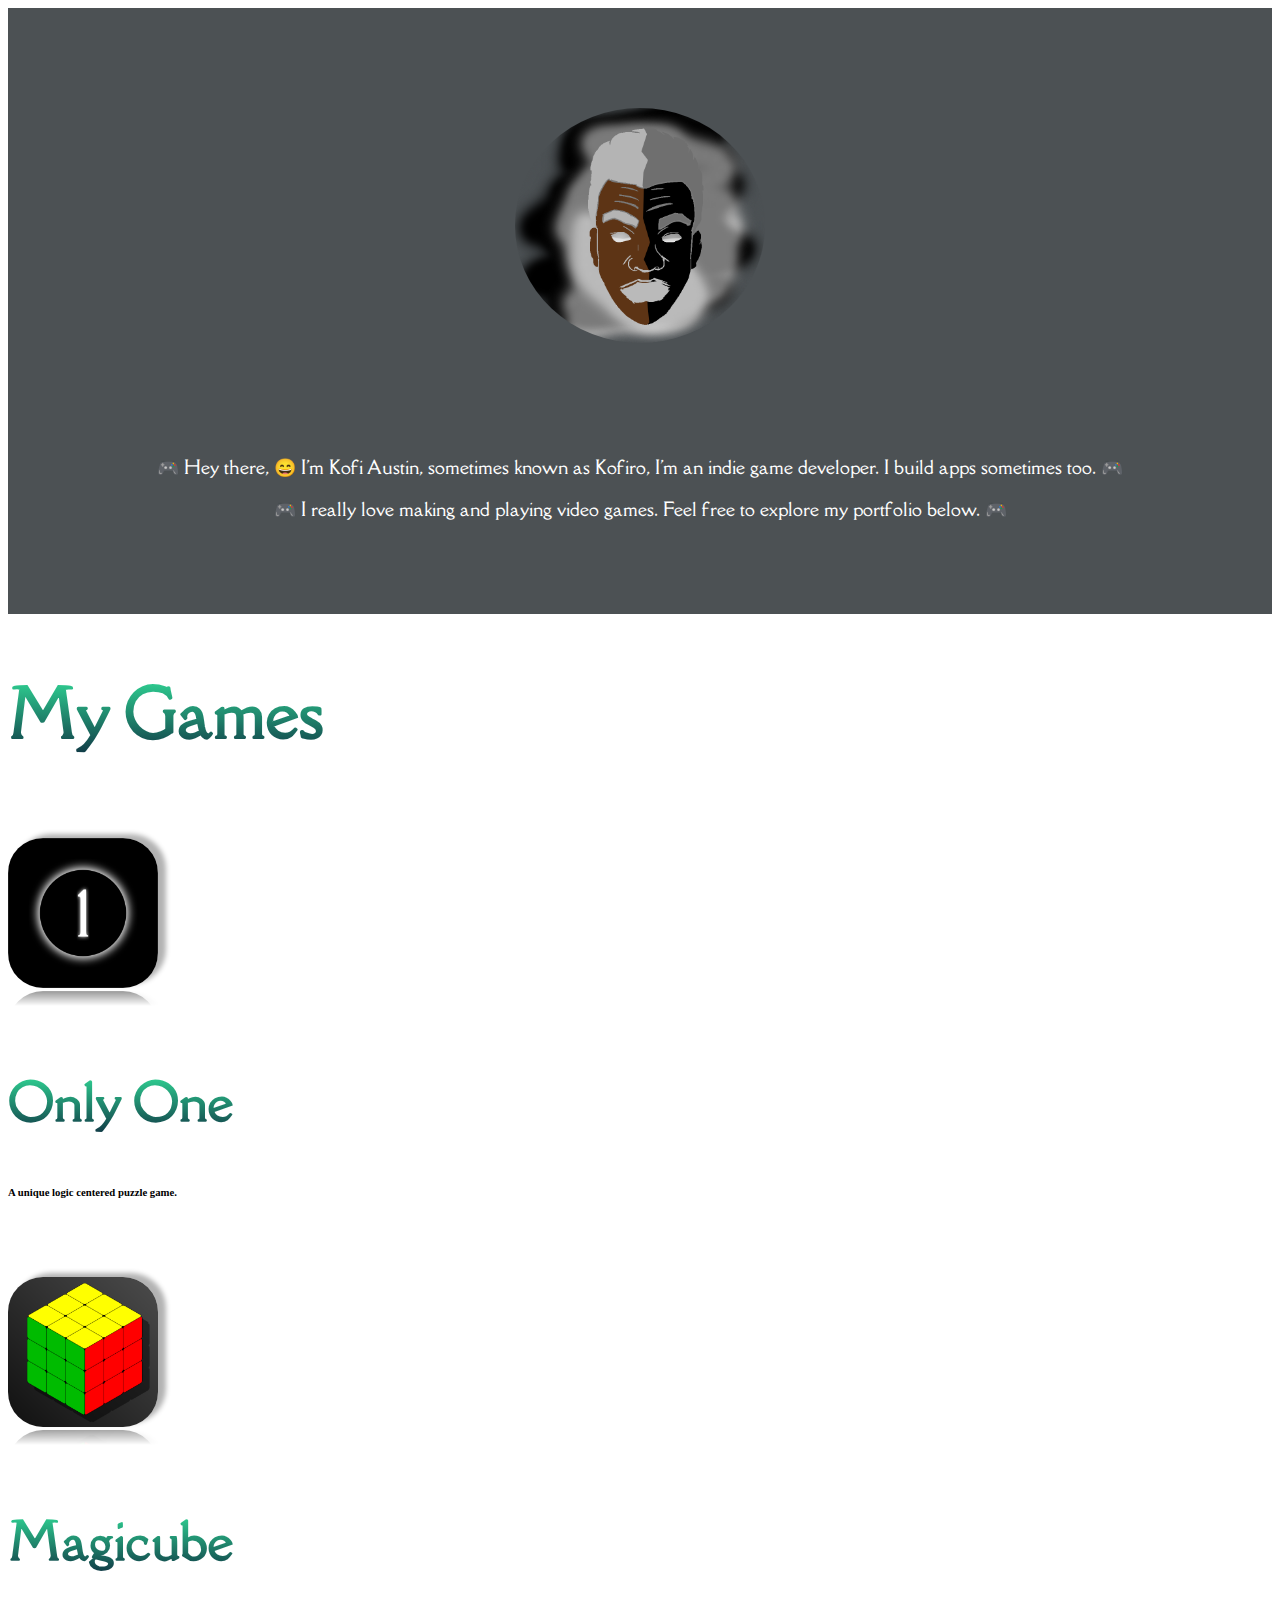
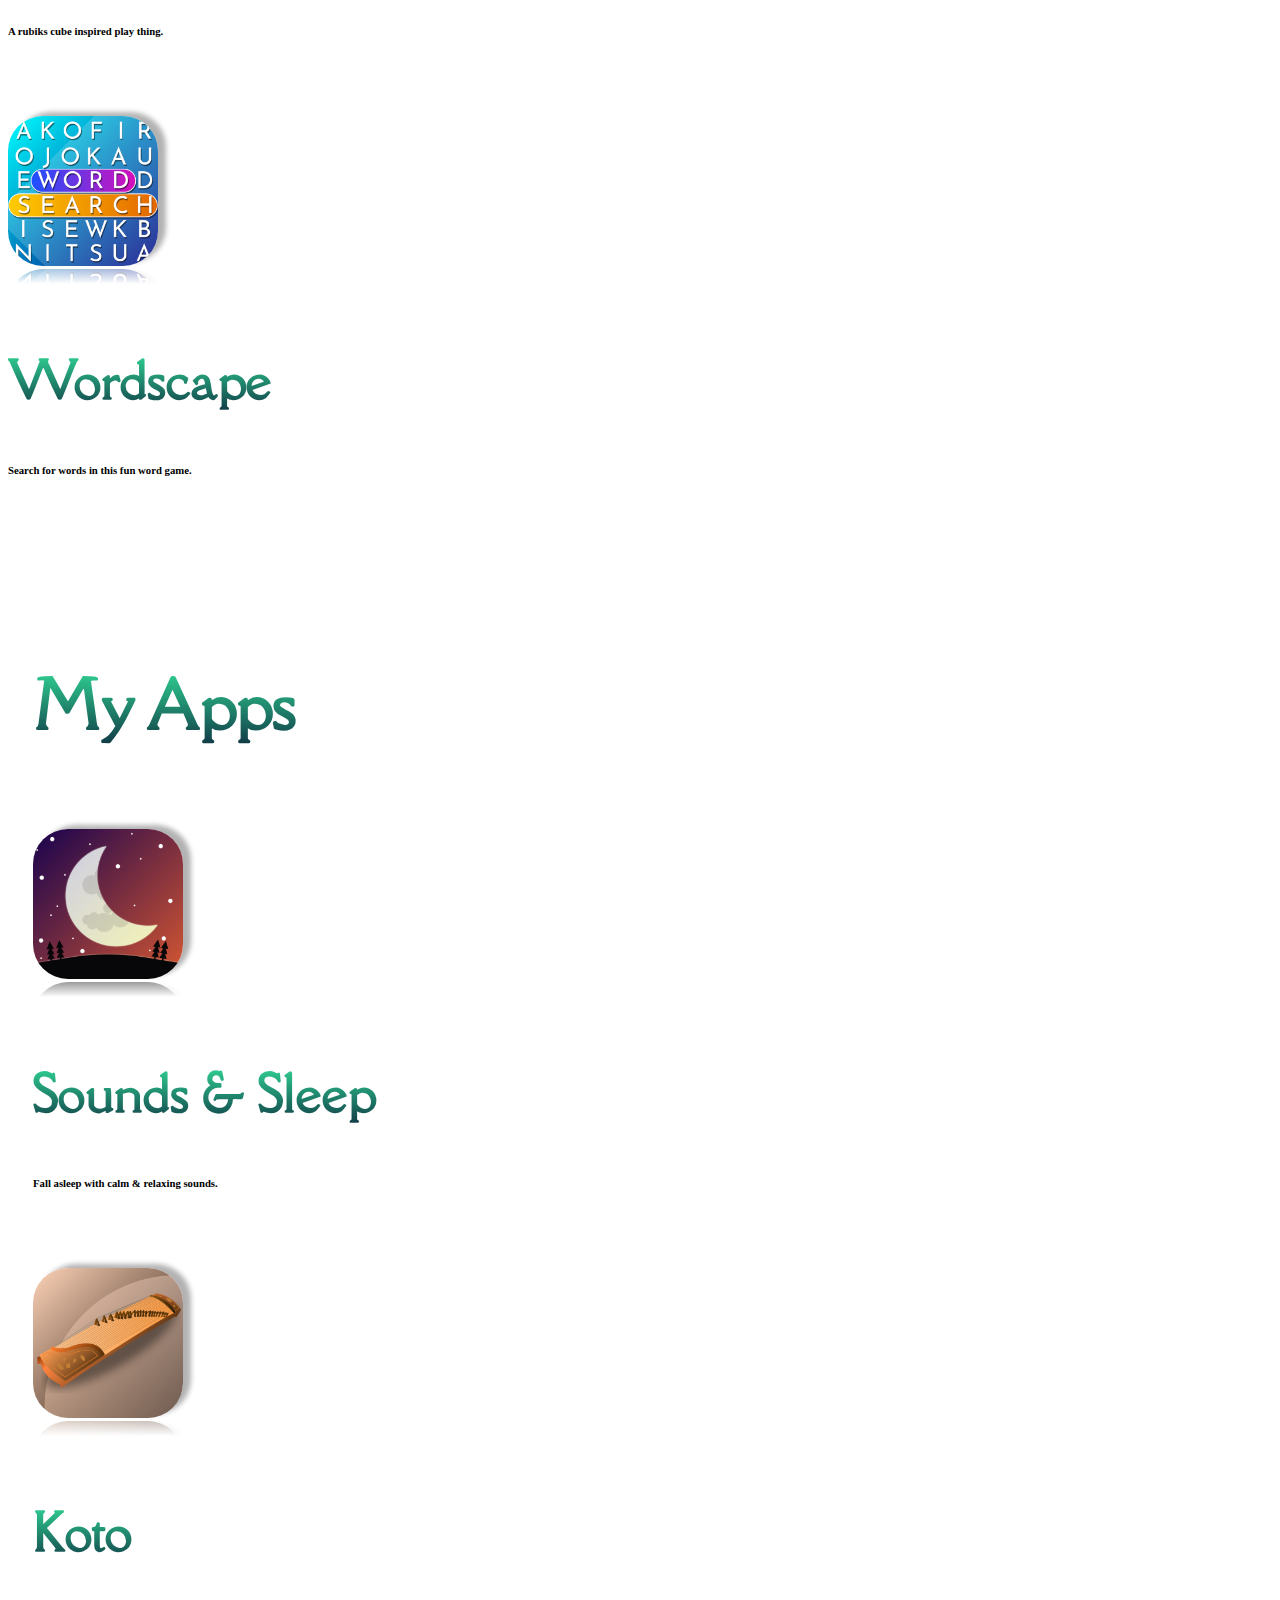
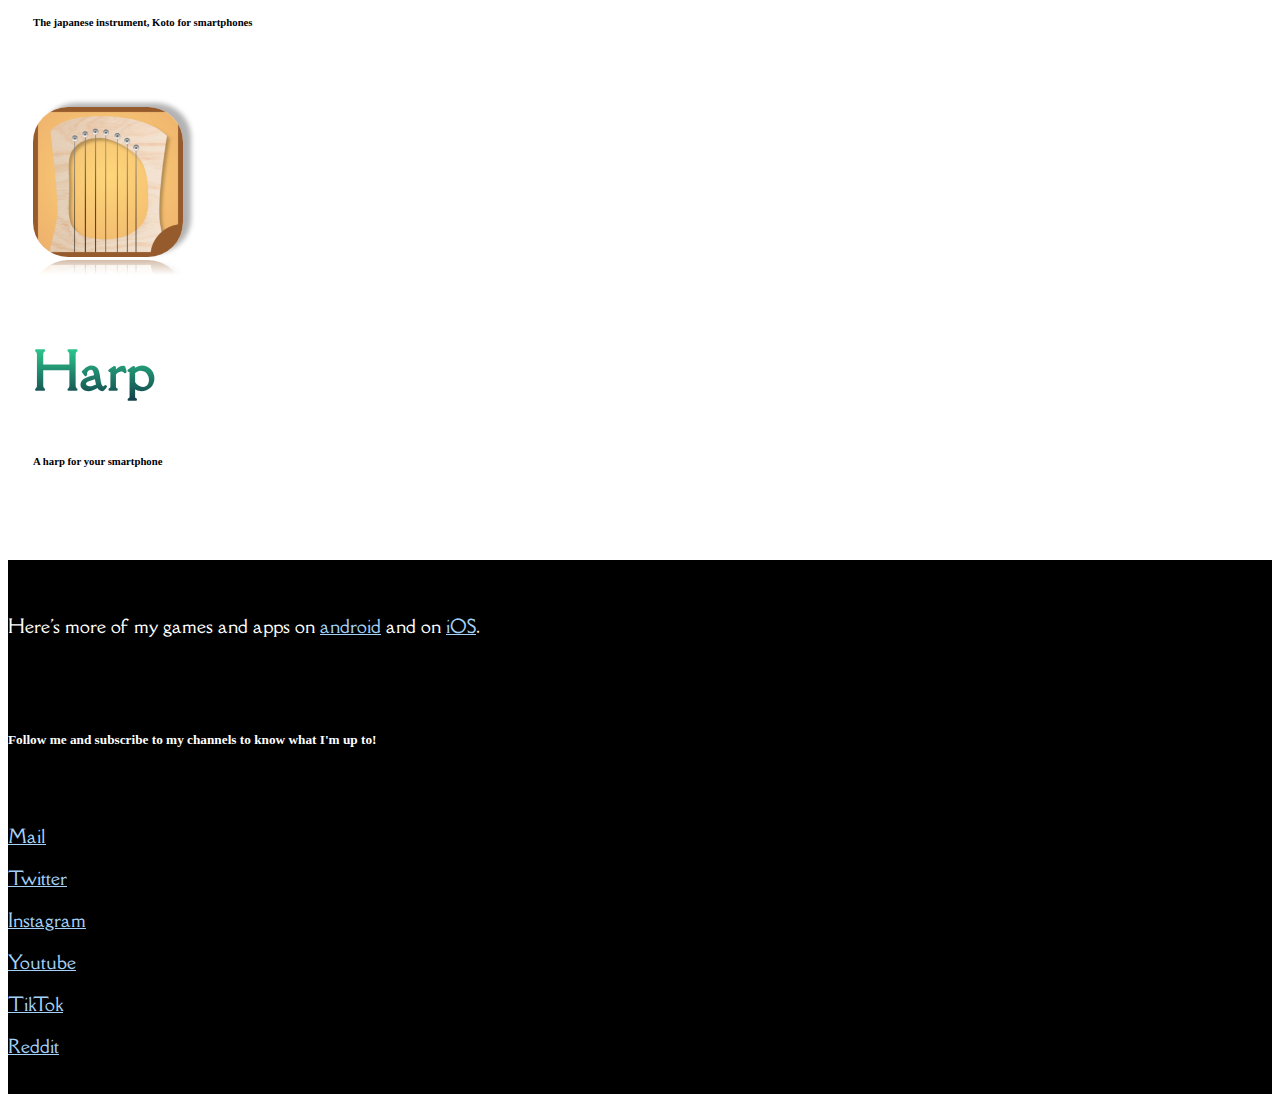
<file: index.html>
<!doctype html>
<!DOCTYPE html>
<html lang="en">
<head>
	<!-- Required meta tags -->
	<meta charset="utf-8">
	<meta name="viewport" content="width=device-width, initial-scale=1, shrink-to-fit=no">
    <link rel="import"  href="games/superglider.html"/>
	<link rel="icon" type="image/png" href="imgs/myface128x128.png" sizes="128x128">
	<link rel="stylesheet" type="text/css" href="style.css">
	<link rel="import" href="modals.html">
	
	<!-- Bootstrap CSS-->
	<link rel="stylesheet" href="https://cdn.jsdelivr.net/npm/bootstrap@4.5.3/dist/css/bootstrap.min.css" integrity="sha384-TX8t27EcRE3e/ihU7zmQxVncDAy5uIKz4rEkgIXeMed4M0jlfIDPvg6uqKI2xXr2" crossorigin="anonymous">
	<script src="https://code.jquery.com/jquery-3.5.1.slim.min.js" integrity="sha384-DfXdz2htPH0lsSSs5nCTpuj/zy4C+OGpamoFVy38MVBnE+IbbVYUew+OrCXaRkfj" crossorigin="anonymous"></script>
    <script src="https://cdn.jsdelivr.net/npm/bootstrap@4.5.3/dist/js/bootstrap.bundle.min.js" integrity="sha384-ho+j7jyWK8fNQe+A12Hb8AhRq26LrZ/JpcUGGOn+Y7RsweNrtN/tE3MoK7ZeZDyx" crossorigin="anonymous"></script>
    <script type="text/javascript" src="include.js"></script>

    <!-- Font link (google font)-->
    <link rel="preconnect" href="https://fonts.googleapis.com">
	<link rel="preconnect" href="https://fonts.gstatic.com" crossorigin>
	<link href="https://fonts.googleapis.com/css2?family=Della+Respira&display=swap" rel="stylesheet">

    <script>
    	function swapSuperGlider() {
    		// body...
    		var sg = document.getElementsByTagName("link")[0].import;
    		document.getElementsByTagName("html")[0].replaceChild(sg.getElementsByTagName("body")[0], document.getElementsByTagName("body")[0]);
    	}
    </script>
	<title>Kofiro | Indie Game Dev</title>
</head>
<body>
	<!-- nav class="navbar navbar-expand-sm fixed-top">
		<div class="container">
			<div class="navbar-header">
				
				<a class="navbar-brand" href="#">
					<img src="imgs/myface128x128.png" alt="Logo" style="width:40px;">
				</a>
			</div>
			<div class="collapse navbar-collapse" id="myNavbar">
				<ul class="nav navbar-nav navbar-right">
					<li class="nav-item dropdown">
						<a class="nav-link dropdown-toggle" id="gamesDropDownMenu" role="button" data-toggle="dropdown" aria-haspopup="true" aria-expanded="false" href="#games">
							Games
						</a>
						<div class="dropdown-menu" aria-labelled="gamesDropDownMenu">
							<a class="dropdown-item" href="games/superglider.html">Super Glider</a>
							<a class="dropdown-item" href="#">Breaker</a>
							<a class="dropdown-item" href="#">Bounce The Ball Forever</a>
							<a class="dropdown-item" href="#">Rolly Birdie</a>
							<a class="dropdown-item" href="#">Minesweeper</a>
							<a class="dropdown-item" href="#">Space VR Racer</a>
							<a class="dropdown-item" href="#">Cubox</a>
							<a class="dropdown-item" href="#">Tap'N Destroy</a>
							<a class="dropdown-item" href="#">The Last Drive</a>
						</div>
					</li>
					<li class="nav-item dropdown">
						<a class="nav-link dropdown-toggle" id="appsDropDownMenu" role="button" data-toggle="dropdown" aria-haspopup="true" aria-expanded="false" href="#apps">
							Apps
						</a>
						<div class="dropdown-menu" aria-labelled="appsDropDownMenu">
							<a class="dropdown-item" href="#">Real Xylophone</a>
							<a class="dropdown-item" href="#">Koto</a>
							<a class="dropdown-item" href="#">Sounds & Sleep</a>
							
						</div>
					</li>
					<li class="nav-item"><a class="nav-link" href="#about">About</a></li>
				</ul>
			</div>
		</div>
		
	</nav -->
	<div w3-include-html="modals.html"></div>
	<div class="jumbotron" style="padding:100px 25px 75px 25px; background-color: #4C5154;">
		<div>
			<img src="imgs/myface.png" alt="Kofiro img" width="250" style="border-radius:75%; box-shadow: inset 0 0 10px 10px #4C5154;" >
		</div>
		<br><br>
		<br>
		<br>
		<div>
			<!--h1>Welcome!</h1 -->
		<br>
		<p> &#127918 Hey there, &#128516 I'm Kofi Austin, sometimes known as Kofiro, I'm an indie game developer. I build apps sometimes too. &#127918</p>
		<p>&#127918 I really love making and playing video games. Feel free to explore my portfolio below. &#127918 </p>
		</div>
		
	</div>
	
	<div class="container-fluid text-center">
		<h2 class="toptitle">My Games</h2>
		<br>
		<br>
		<div class="row" class="text-center">
			<div class="col-sm">
				<div class="row ">
					<div class="col-sm">
						<a href="games/onlyone.html"><span><img class="ico" src="imgs/icons/only_one.png" alt="Only One img" width="250" height="250"></span></a><br>
				<h3>Only One</h3>
				<h6>A unique logic centered puzzle game.</h6>
				<br><br>
					</div>

					
				</div>
				
			</div>
			<br>
			<div class="col-sm">
				<div class="row">
					<div class="col-sm">
						<a href="games/magicube.html"><span><img class="ico" src="imgs/icons/magicube.png" alt="Magicube img" width="250" height="250" ></span></a>
						<br>
						<h3>Magicube</h3>
						<h6>A rubiks cube inspired play thing.</h6>
						<br><br>
					</div>

					
				</div>
					
			</div>
			<br>
			<div class="col-sm">
				<div class="row">
					<div class="col-sm">
					<a	href="games/wordscape.html"><span><img class="ico" src="imgs/icons/wordscape.png" alt="Wordscape img" width="250" height="250"></span></a><br>
				<h3>Wordscape</h3>
				<h6>Search for words in this fun word game.</h6>
				
					</div>

					
				</div>
					
				
			</div>
			
		</div>
		<!--br>
		
		<br>
		<br>

		<div class="row">
			<div class="col-sm-3" style="margin-left: 12.5%">
				<div class="row">
					<div class="col-sm-6">
						<span><img class="ico" src="imgs/icons/dsb_xmas_icon.png" alt="DSB img" width="250" height="250"></span><br>
				<h3>Bounce The Ball Forever</h3>
				<h6>Bounce forever.</h6>
					</div>

					<div class="col-sm-6">
						<br>
						<br>
						<a href="https://play.google.com/store/apps/details?id=com.kofiro.dontstop.bouncing"><span><img src="imgs/badges/google-play-badge.png" width="180"></span></a>
						<br>
						<a href="https://apps.apple.com/app/id1495016624"><span><img src="imgs/badges/ios-badge.png" width="150"></span></a>
					</div>
				</div>
					
				
			</div>

			<div class="col-sm-3">
				<div class="row">
					<div class="col-sm-6">
						<span><img class="ico" src="imgs/icons/cubox_icon.png" alt="Cubox img" width="250" height="250"></span><br>
				<h3>Cubox</h3>
				<h6>A 2D puzzle platformer.</h6>
					</div>

					<div class="col-sm-6">
						<br>
						<br>
						<a href="https://play.google.com/store/apps/details?id=com.austekinteractivestudios.cubox"><span><img src="imgs/badges/google-play-badge.png" width="180"></span></a>
						<br>
						<a href="https://apps.apple.com/app/id1498852645"><span><img src="imgs/badges/ios-badge.png" width="150"></span></a>
					</div>
				</div>
					
				
			</div>
			
			<div class="col-sm-3">
				<div class="row">
					<div class="col-sm-6">
				<span><img class="ico" src="imgs/icons/rollybirdie_icon.png" alt="Rolly Birdie img" width="250" height="250"></span><br>
				<h3>Rolly Birdie</h3>
				<h6>Roll to collect your eggs</h6>
					</div>

					<div class="col-sm-6">
						<br>
						<br>
						<a href="https://play.google.com/store/apps/details?id=com.Kofiro.RollyBird"><span><img src="imgs/badges/google-play-badge.png" width="180"></span></a>
						<br>
						<a href="https://apps.apple.com/app/id1510040879"><span><img src="imgs/badges/ios-badge.png" width="150"></span></a>
					</div>
				</div>
					
				
			</div>
			
		</div>
		<br>
		<br>
		<br>

		<div class="row">
			<div class="col-sm-3" style="margin-left: 12.5%">
				<div class="row">
					<div class="col-sm-6">
						<span><img class="ico" src="imgs/icons/dss_icon.png" alt="BrickShooter img" width="250" height="250"></span><br>
				<h3>Brick Shooter</h3>
				<h6>A brick shooting arcade game.</h6>
					</div>

					<div class="col-sm-6">
						<br>
						<br>
						<a href="https://play.google.com/store/apps/details?id=com.kofiro.dontstop.shooting"><span><img src="imgs/badges/google-play-badge.png" width="180"></span></a>
						<br>
						<a href="https://apps.apple.com/app/id1499386247"><span><img src="imgs/badges/ios-badge.png" width="150"></span></a>
					</div>
				</div>
					
				
			</div>

			<div class="col-sm-3">
				<div class="row">
					<div class="col-sm-6">
						<span><img class="ico"  src="imgs/icons/minesweeper_icon.png" alt="Minesweeper img" width="250" height="250"></span><br>
				<h3>Minesweeper</h3>
				<h6>A modern take on the classic.</h6>
					</div>

					<div class="col-sm-6">
						<br>
						<br>
						<a href="https://play.google.com/store/apps/details?id=com.Kofiro.Minesweeper"><span><img src="imgs/badges/google-play-badge.png" width="180"></span></a>
						<br>
						<a href="https://apps.apple.com/app/id1539534625"><span><img src="imgs/badges/ios-badge.png" width="150"></span></a>
					</div>
				</div>
					
				
			</div>
			<div class="col-sm-3">
				<div class="row">
					<div class="col-sm-6">
						<span><img class="ico" src="imgs/icons/spaceracer_icon.png" alt="Space VR Racer img" width="250" height="250"></span><br>
				<h3>Space VR Racer</h3>
				<h6>Endless space racer.</h6>
					</div>

					<div class="col-sm-6">
						<br>
						<br>
						<a href="https://play.google.com/store/apps/details?id=com.kofiro.space.vr.racer"><span><img src="imgs/badges/google-play-badge.png" width="180"></span></a>
					</div>
				</div>
					
				
			</div>
		</div>
		<br>
		<br>
		<div class="row">
			<div class="col-sm-3" style="margin-left: 12.5%">
				<div class="row">
					<div class="col-sm-6">
					<span><img class="ico" src="imgs/icons/ccrs_icon.png" alt="Car Ramp Stunt img" width="250" height="250"></span><br>
				<h3>Car Stunts Mega Ramp</h3>
				<h6>Drive through mega ramps</h6>
					</div>

					<div class="col-sm-6">
						<br>
						<br>
						<a href="https://play.google.com/store/apps/details?id=com.kofiro.crazycardriving.impossiblestunt.driving.car.stuntdriving.ramp"><span><img src="imgs/badges/google-play-badge.png" width="180"></span></a>
					</div>
				</div>
					
			</div>
			<div class="col-sm-3">
				<div class="row">
					<div class="col-sm-6">
						<span><img class="ico" src="imgs/icons/ttt_icon.png" alt="Tic Tac Toe img" width="250" height="250"></span><br>
				<h3>Tic Tac Toe Glow</h3>
				<h6>A tic tac toe game with cool aesthetics.</h6>
					</div>

					<div class="col-sm-6">
						<br>
						<br>
						<a href="https://play.google.com/store/apps/details?id=com.Kofiro.tictactoe.glow.xoxo.tictoc"><span><img src="imgs/badges/google-play-badge.png" width="180"></span></a>
					</div>
				</div>
					
			</div>
			<div class="col-sm-3">
				<div class="row">
					<div class="col-sm-6">
							<span><img class="ico" src="imgs/icons/cd_icon.png" alt="Color Dash Racer img" width="250" height="250"></span><br>
				<h3>Color Dash 3D</h3>
				<h6>A hypercasual color based ball game.</h6>
					</div>

					<div class="col-sm-6">
						<br>
						<br>
						<a href="https://apps.apple.com/app/id1523923899"><span><img src="imgs/badges/ios-badge.png" width="150"></span></a>
					</div>
				</div>
					
			</div>
		</div>
		<br>
		<br>
		<div class="row">
			<div class="col-sm-3" style="margin-left: 12.5%">
				<div class="row">
					<div class="col-sm-6">
					<span><img class="ico" src="imgs/icons/glockey_icon.png" alt="Glockey img" width="250" height="250"></span><br>
				<h3>Glockey</h3>
				<h6>Fun air hockey game with glow aesthetics.</h6>
					</div>

					<div class="col-sm-6">
						<br>
						<br>
						<a href="https://play.google.com/store/apps/details?id=com.Kofiro.Glockey.airhockey.glowhockey.neon"><span><img src="imgs/badges/google-play-badge.png" width="180"></span></a>
					</div>
				</div>
					
			</div>
		</div>
		<br>
		
		<br -->
		<!-- div class="row">
			<div class="col-sm-3 .offset-sm-3" style="margin-left: 12.5%">
				<span><img class="ico" src="imgs/icons/superglider_icon.png" alt="The Last Drive img" width="250" height="250"></span><br>
				<h3>The Last Drive</h3>
				<h6>An endless driving game filled with countless fun missions.</h6>
			</div>
			
		</div -->
	</div>
	<br>
	
	<br>
	<br>
	<div class="container-fluid text-center bg-apps">
		<h2 class="toptitle" >My Apps</h2>
		<br>
		<br>
		<div class="row" class="text-center">
			<div class="col-sm" >
				<div class="row">
					<div class="col-sm">
						<a href="apps/soundsleep.html"><span><img class="ico" src="imgs/icons/sas_icon.png" alt="Super Glider img" width="250" height="250"></span></a>
						<br>
						<h3>Sounds & Sleep</h3>
						<h6>Fall asleep with calm & relaxing sounds.</h6>
						<br><br>
					</div>

					
				</div>
				
			</div>
<br>
			<div class="col-sm">
				<div class="row">
					<div class="col-sm">
						<a href="apps/koto.html"><span><img class="ico" src="imgs/icons/koto_icon.png" alt="Super Glider img" width="250" height="250"></span></a><br>
				<h3>Koto</h3>
				<h6>The japanese instrument, Koto for smartphones</h6>
				<br><br>
					</div>

				</div>
					
				
			</div>
			<br>
			<div class="col-sm">
				<div class="row">
					<div class="col-sm">
						<a href="apps/harp.html"><span><img class="ico" src="imgs/icons/harp_icon.png" alt="Real Harp img" width="250" height="250"></span></a><br>
				<h3>Harp</h3>
				<h6>A harp for your smartphone</h6>
				<br>
					</div>

					
				</div>
					
				
			</div>

			
			
		</div>
		<!-- br>
		<br>
		<br>
		<br>
		<div class="row">
			<div class="col-sm-3" style="margin-left: 12.5%">
				<div class="row">
					<div class="col-sm-6">
						<span><img class="ico" src="imgs/icons/tuba_icon.png" alt="Real Harp img" width="250" height="250"></span>
						<br>
				<h3>Tuba</h3>
				<h6>A tuba for your smartphone</h6>
					</div>

					<div class="col-sm-6">
						<br>
						<br>
						<a href="https://play.google.com/store/apps/details?id=com.Kofiro.Tuba"><span><img src="imgs/badges/google-play-badge.png" width="180"></span></a>
					</div>
				</div>
					
				
			</div>
			<div class="col-sm-3">

				<div class="row">
					<div class="col-sm-6">
						<span><img class="ico" src="imgs/icons/sas_icon.png" alt="Super Glider img" width="250" height="250"></span>
						<br>
						<h4>Sounds & Sleep</h4>
						<h6>Fall asleep with calm & relaxing sounds.</h6>
					</div>

					<div class="col-sm-6">
						<br>
						<br>
						<a href="https://play.google.com/store/apps/details?id=com.Kofiro.Sounds.Sleep"><span><img src="imgs/badges/google-play-badge.png" width="180"></span></a>
						<br>
						<a href="https://apps.apple.com/app/id1547982865"><span><img src="imgs/badges/ios-badge.png" width="150"></span></a>
					
					</div>
				</div>
					
				
			</div>
			<div class="col-sm-3">
				<div class="row">
					<div class="col-sm-6">
						<span><img class="ico" src="imgs/icons/accordion_icon.png" alt="Real Harp img" width="250" height="250"></span>
						<br>
				<h3>Accordion</h3>
				<h6>An accordion for your smartphone</h6>
					</div>

					<div class="col-sm-6">
						<br>
						<br>
						<a href="https://play.google.com/store/apps/details?id=com.Kofiro.accordion.organ.accordionpiano"><span><img src="imgs/badges/google-play-badge.png" width="180"></span></a>
					</div>
				</div>
					
			</div>
			
		</div>
		<br>
		<br>
		<br>
		<div class="row">
			<div class="col-sm-3" style="margin-left: 12.5%">
				<div class="row">
					<div class="col-sm-6">
						<span><img class="ico" src="imgs/icons/drumset_icon.png" alt="Real Harp img" width="250" height="250"></span>
						<br>
				<h3>Drum Set</h3>
				<h6>A drum set for your smartphone</h6>
					</div>

					<div class="col-sm-6">
						<br>
						<br>
						<a href="https://play.google.com/store/apps/details?id=com.Kofiro.DrumSet.Drums.RealDrum"><span><img src="imgs/badges/google-play-badge.png" width="180"></span></a>
					</div>
				</div>
					
			</div>
			<div class="col-sm-3">
				<div class="row">
					<div class="col-sm-6">
						<span><img class="ico" src="imgs/icons/piano_icon.png" alt="Lite Piano img" width="250" height="250"></span>
						<br>
				<h3>Lite Piano</h3>
				<h6>A lite piano keyboard to play piano music, with the perfect piano aesthetics.</h6>
					</div>

					<div class="col-sm-6">
						<br>
						<br>
						<a href="https://play.google.com/store/apps/details?id=com.Kofiro.LitePiano.Piano.RealPiano.PerfectPiano"><span><img src="imgs/badges/google-play-badge.png" width="180"></span></a>
					</div>
				</div>
					
			</div>
		</div>
		<br -->
	</div>

	<div class="container-fluid bg-grey text-center">
		<br>
		<br>
			<div class="text-center">
			<p>Here's more of my games and apps on <a href="https://play.google.com/store/apps/dev?id=8512248742869918055" target="_blank" rel="noopener noreferrer">android</a> and on <a href="https://apps.apple.com/us/developer/kofi-austin/id1495016623" target="_blank" rel="noopener noreferrer">iOS</a>.</p>
			</div>
		<br>
		<br>
		<br>
		<h5 class="text-center">Follow me and subscribe to my channels to know what I'm up to!</h5>
		<br>
		<br>
		<div class="row">
			<div class="col-sm-3"></div>
			<div class="col-sm-3">
				<p><a href="mailto: kofibeduaustin222@gmail.com"><span></span>Mail<a/></p>
				<p><a href="https://twitter.com/Kofiro22" target="_blank" rel="noopener noreferrer"><span></span>Twitter</a></p>
				<p><a href="https://www.instagram.com/kofiro222/" target="_blank" rel="noopener noreferrer"><span></span>Instagram</a></p>
			</div>
			<div class="col-sm-3">
				<p><a href="https://www.youtube.com/channel/UCNodwkk6tE08S25eOxDFKJg" target="_blank" rel="noopener noreferrer"><span></span>Youtube</a></p>
				<p><a href="https://www.tiktok.com/@kofiro22?lang=en" target="_blank" rel="noopener noreferrer"><span></span>TikTok</a></p>
				<p><a href="https://www.reddit.com/user/Kofiro" target="_blank" rel="noopener noreferrer"><span></span>Reddit</a></p>
			</div>
			<div class="col-sm-3"></div>
		</div>
		<br>
	</div>
	
	
	<footer class="container-fluid text-center">
		<a href="#myPage" title="To Top">
			<span class="glyphicon glyphicon-chevron-up"></span>
		</a>

	</footer>
</body>
</html>
</file>
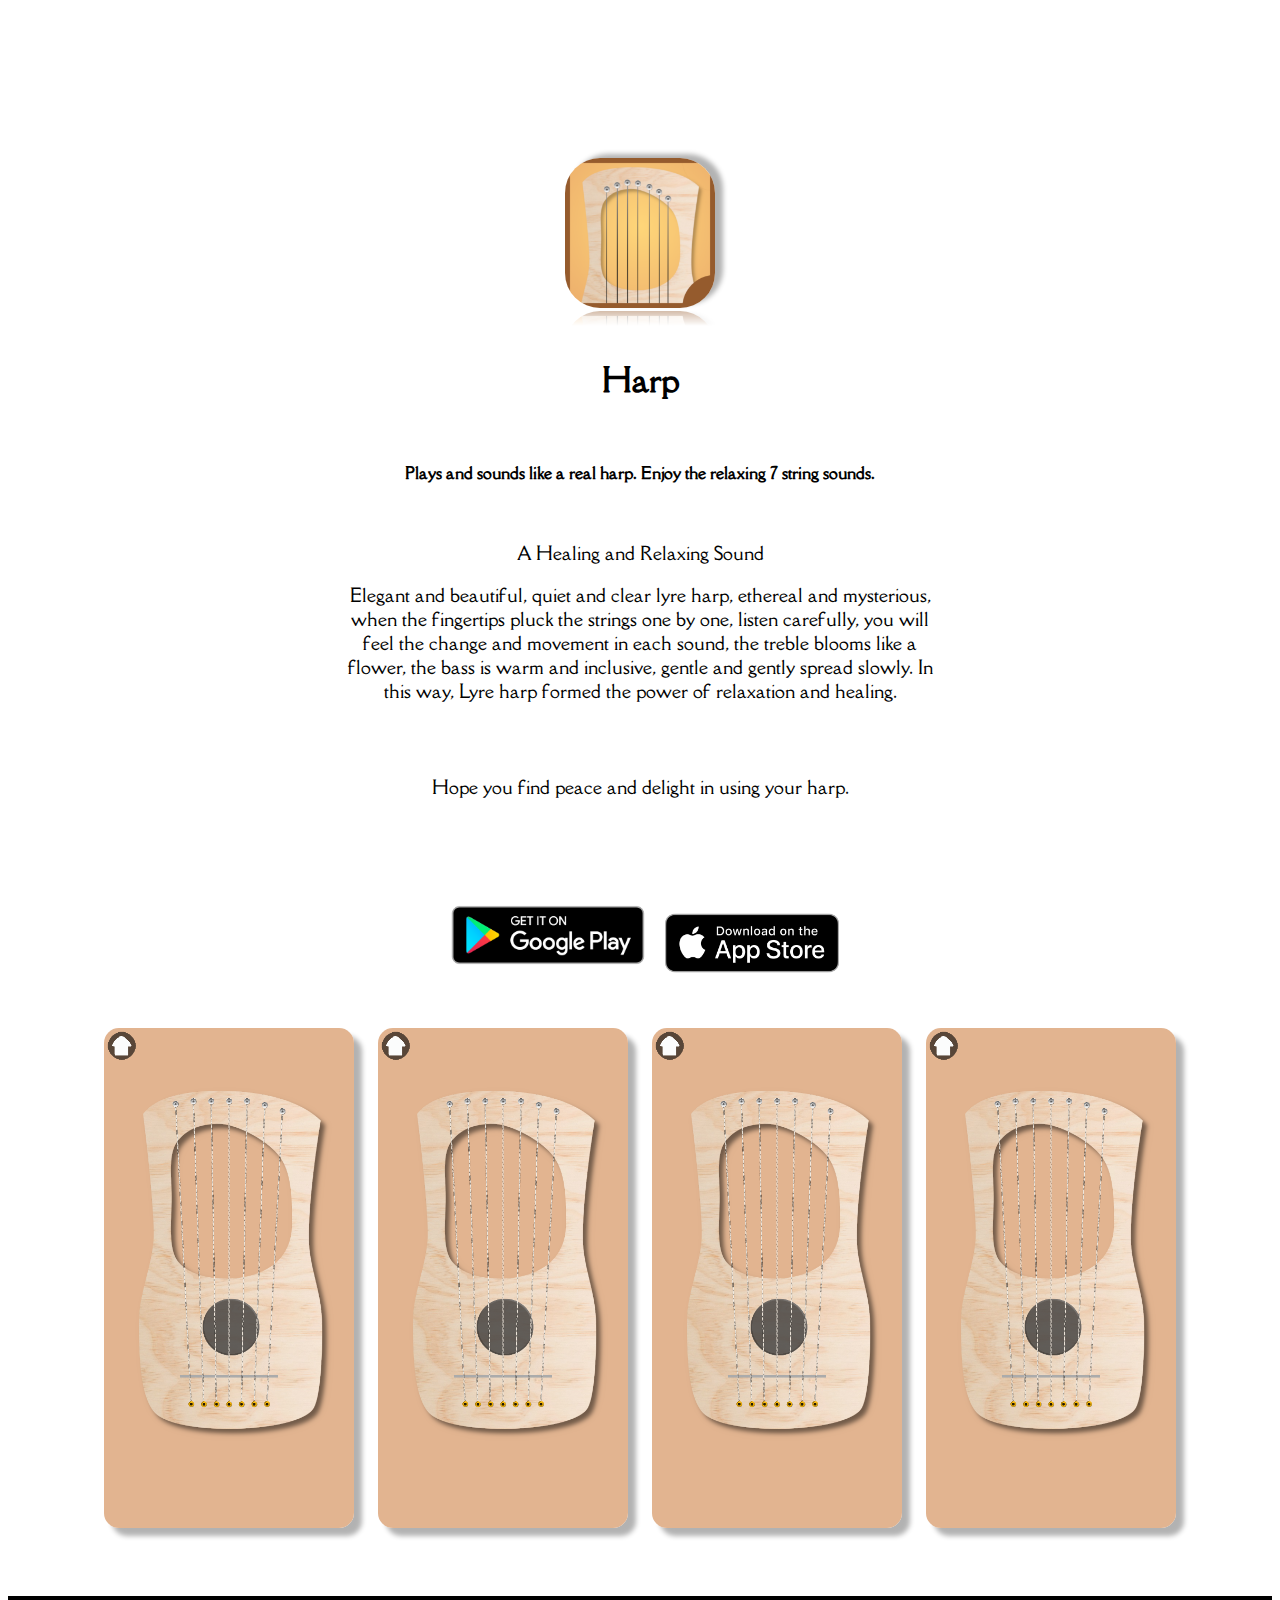
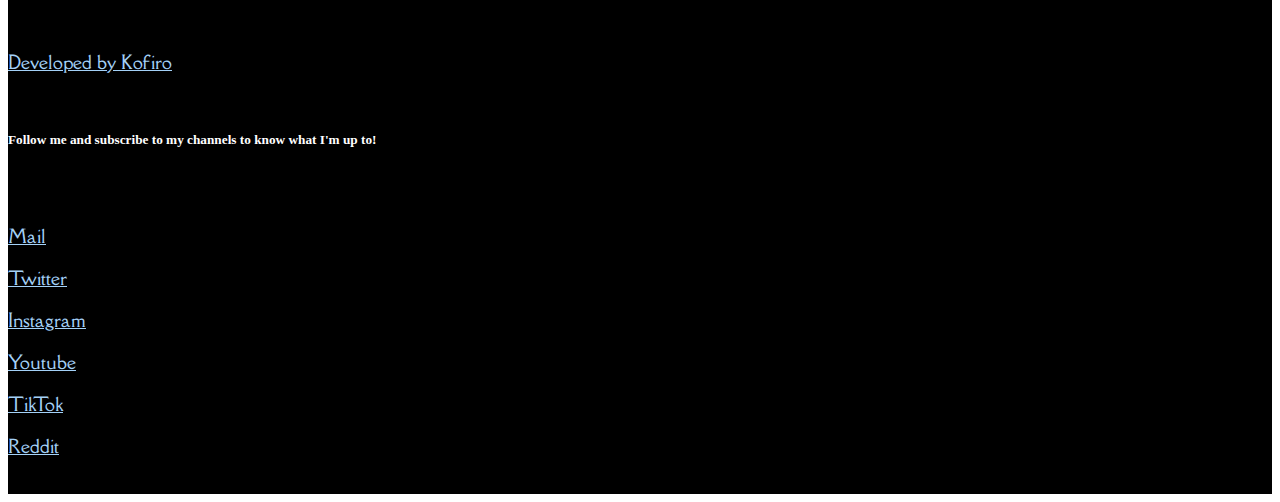
<file: apps/harp.html>
<!doctype html>
<!DOCTYPE html>
<html lang="en">
<head>
	<!-- Required meta tags -->
	<meta charset="utf-8">
	<meta name="viewport" content="width=device-width, initial-scale=1, shrink-to-fit=no">

	<link rel="icon" type="image/png" href="../imgs/myface128x128.png" sizes="128x128">
	<link rel="stylesheet" type="text/css" href="../style.css">
	
	<!-- Bootstrap CSS-->
	<link rel="stylesheet" href="https://cdn.jsdelivr.net/npm/bootstrap@4.5.3/dist/css/bootstrap.min.css" integrity="sha384-TX8t27EcRE3e/ihU7zmQxVncDAy5uIKz4rEkgIXeMed4M0jlfIDPvg6uqKI2xXr2" crossorigin="anonymous">
	<script src="https://code.jquery.com/jquery-3.5.1.slim.min.js" integrity="sha384-DfXdz2htPH0lsSSs5nCTpuj/zy4C+OGpamoFVy38MVBnE+IbbVYUew+OrCXaRkfj" crossorigin="anonymous"></script>
    <script src="https://cdn.jsdelivr.net/npm/bootstrap@4.5.3/dist/js/bootstrap.bundle.min.js" integrity="sha384-ho+j7jyWK8fNQe+A12Hb8AhRq26LrZ/JpcUGGOn+Y7RsweNrtN/tE3MoK7ZeZDyx" crossorigin="anonymous"></script>
    <!-- script type="text/javascript" src="include.js"></script -->

    <!-- Font link (google font)-->
    
    <link rel="preconnect" href="https://fonts.googleapis.com">
	<link rel="preconnect" href="https://fonts.gstatic.com" crossorigin>
	<link href="https://fonts.googleapis.com/css2?family=Della+Respira&display=swap" rel="stylesheet">

	<title>Kofiro | Harp</title>
</head>
<body>
	
	<div w3-include-html="modals.html"></div>
	<div class="jumbo-icon-area" style="padding:150px 25px 75px 25px;">
		<span><img class="ico" style="cursor: default;" src="../imgs/icons/harp_icon.png" alt="Harp img" width="200" height="200"></span>
		<h1 class="id_title">Harp</h1>
		<br>
		<h4>Plays and sounds like a real harp. Enjoy the relaxing 7 string sounds.</h4>
		<br>
		<p class="p_class">A Healing and Relaxing Sound</p>

		<p class="p_class">
		Elegant and beautiful, quiet and clear lyre harp, ethereal and mysterious, when the fingertips pluck the strings one by one, listen carefully, you will feel the change and movement in each sound, the treble blooms like a flower, the bass is warm and inclusive, gentle and gently spread slowly. In this way, Lyre harp formed the power of relaxation and healing.</p>
		<br>
		
		<br>
		<p class="p_class">Hope you find peace and delight in using your harp.</p>

	</div>

	<div style="text-align: center;">
		<a href="https://play.google.com/store/apps/details?id=com.Kofiro.Harp"  target="_blank" rel="noopener noreferrer"><span><img src="../imgs/badges/google-play-badge.png" width="220"></span></a>

		<a href="https://apps.apple.com/app/id1574393868"  target="_blank" rel="noopener noreferrer"><span><img src="../imgs/badges/ios_badge_02.png"  width="180"></span></a>
	</div>

	<br>
	<br>	

	<div style="text-align: center; /*padding-right: 25%; align-content: center;*/">
		<img class="ss" src="../imgs/ss/harp/0.png" alt="Harp0 img" width="250" height="500">
		<img class="ss" src="../imgs/ss/harp/1.png" alt="Harp1 img" width="250" height="500">
		<img class="ss" src="../imgs/ss/harp/2.png" alt="Harp2 img" width="250" height="500">
		<img class="ss" src="../imgs/ss/harp/1.png" alt="Harp3 img" width="250" height="500">
		
	</div>
	
	
	<br>
	<br>
	<br>
	
<div class="container-fluid bg-grey text-center">
		<br>
		<br>
			<div class="text-center">
			<!-- p> <a href="" target="_blank" rel="noopener noreferrer">Press Kit</a></p -->
			</div>
			<div class="text-center">
			<p> <a href="../index.html">Developed by Kofiro</a></p>
			</div>
		<br>
		<h5 class="text-center">Follow me and subscribe to my channels to know what I'm up to!</h5>
		<br>
		<br>
		<div class="row">
			<div class="col-sm-3"></div>
			<div class="col-sm-3">
				<p><a href="mailto: kofibeduaustin222@gmail.com"><span></span>Mail<a/></p>
				<p><a href="https://twitter.com/Kofiro22" target="_blank" rel="noopener noreferrer"><span></span>Twitter</a></p>
				<p><a href="https://www.instagram.com/kofiro222/" target="_blank" rel="noopener noreferrer"><span></span>Instagram</a></p>
			</div>
			<div class="col-sm-3">
				<p><a href="https://www.youtube.com/channel/UCNodwkk6tE08S25eOxDFKJg" target="_blank" rel="noopener noreferrer"><span></span>Youtube</a></p>
				<p><a href="https://www.tiktok.com/@kofiro22?lang=en" target="_blank" rel="noopener noreferrer"><span></span>TikTok</a></p>
				<p><a href="https://www.reddit.com/user/Kofiro" target="_blank" rel="noopener noreferrer"><span></span>Reddit</a></p>
			</div>
			<div class="col-sm-3"></div>
		</div>
		<br>
	</div>
	
	
	
	<footer class="container-fluid text-center">
		<a href="#myPage" title="To Top">
			<span class="glyphicon glyphicon-chevron-up"></span>
		</a>

	</footer>
</body>
</html>
</file>
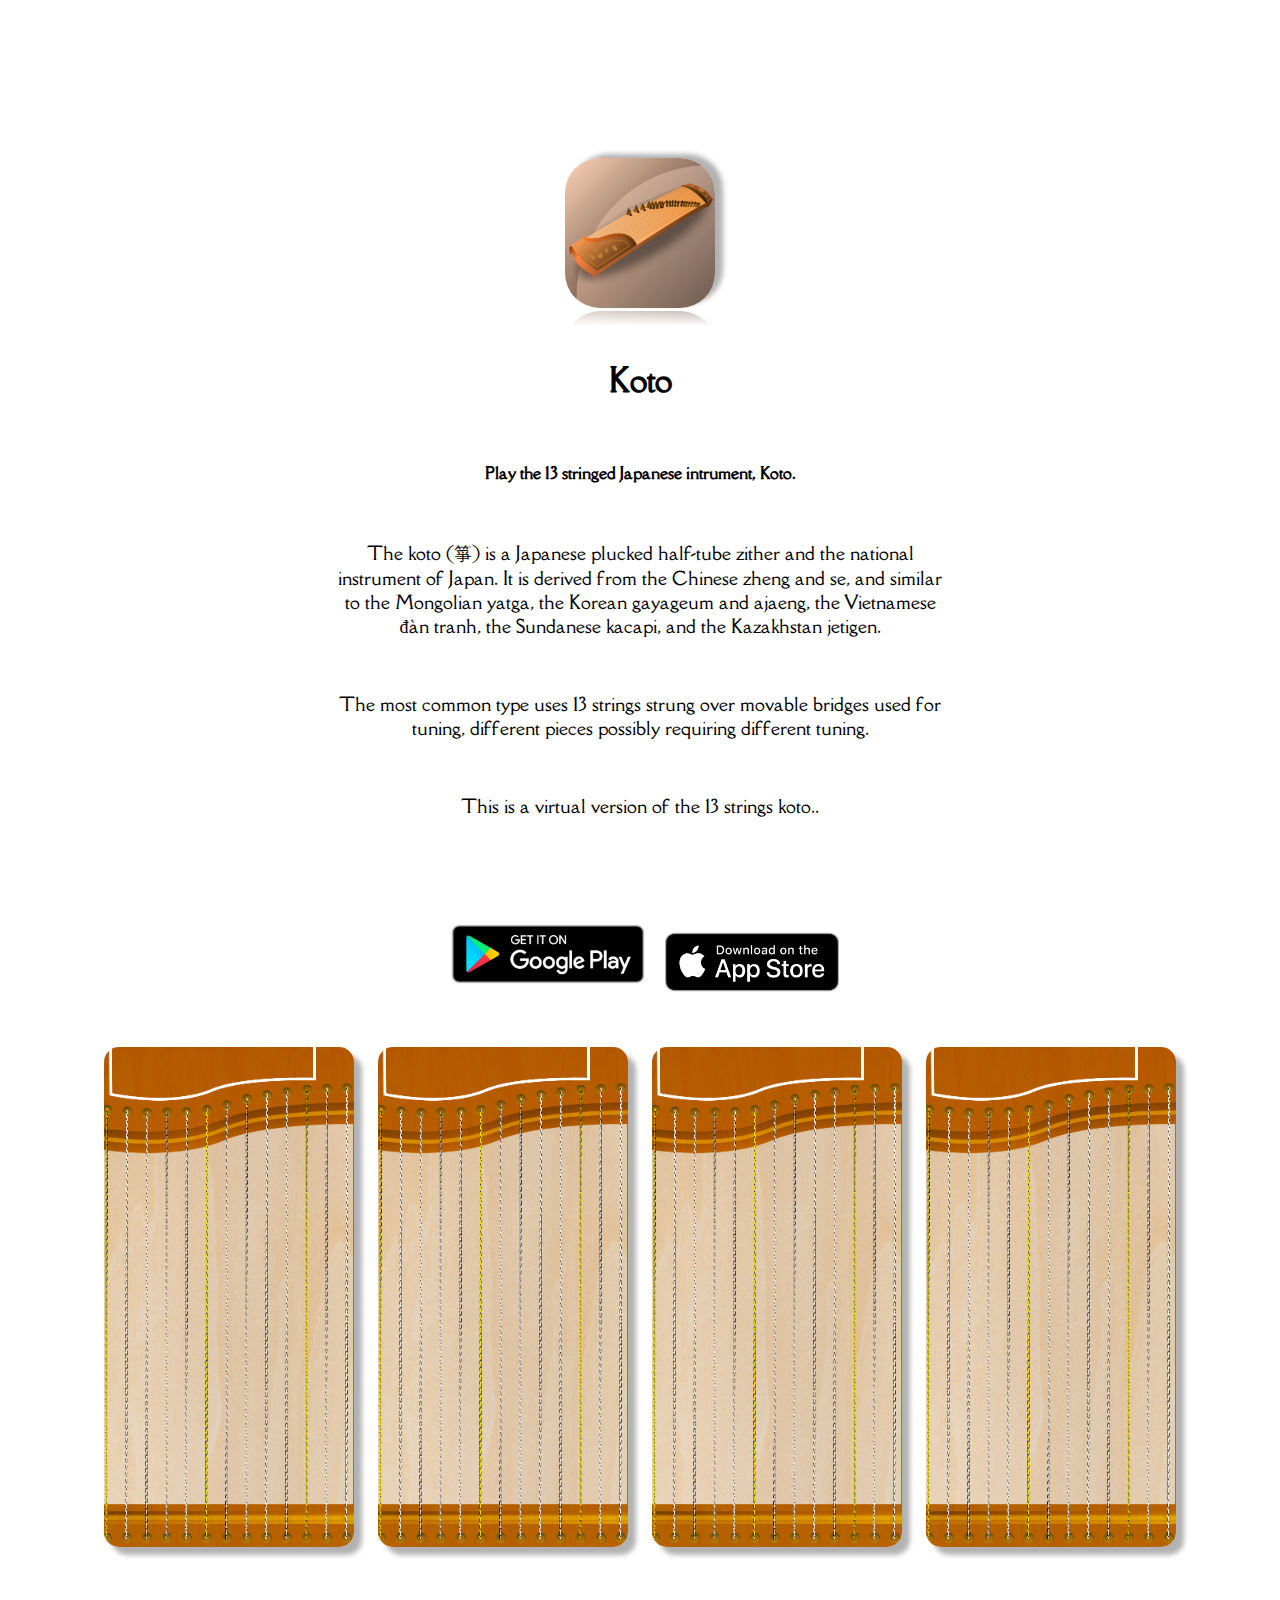
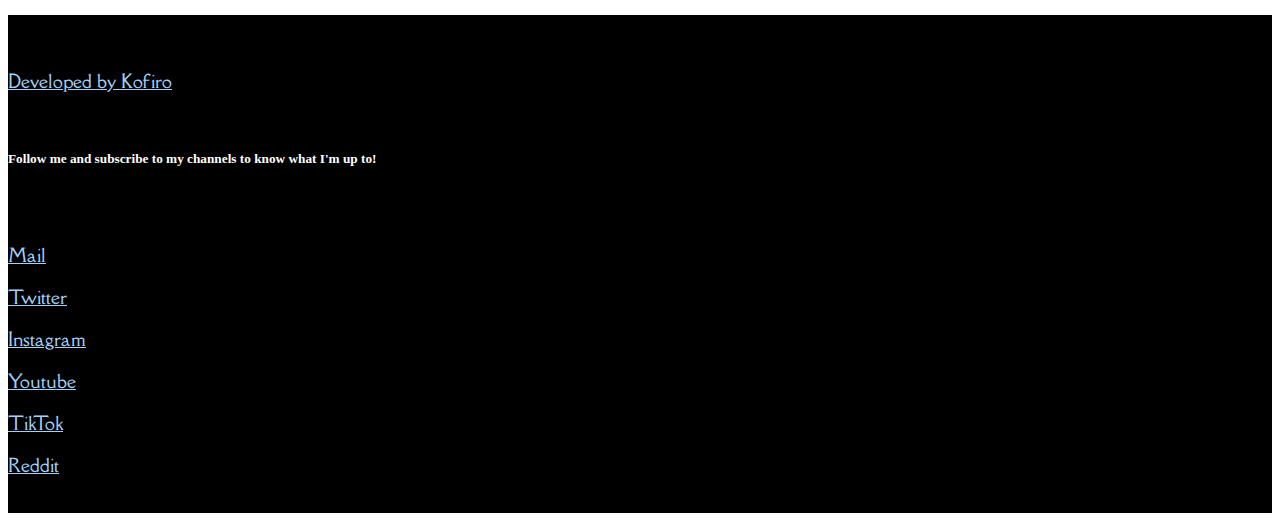
<file: apps/koto.html>
<!doctype html>
<!DOCTYPE html>
<html lang="en">
<head>
	<!-- Required meta tags -->
	<meta charset="utf-8">
	<meta name="viewport" content="width=device-width, initial-scale=1, shrink-to-fit=no">

	<link rel="icon" type="image/png" href="../imgs/myface128x128.png" sizes="128x128">
	<link rel="stylesheet" type="text/css" href="../style.css">
	
	<!-- Bootstrap CSS-->
	<link rel="stylesheet" href="https://cdn.jsdelivr.net/npm/bootstrap@4.5.3/dist/css/bootstrap.min.css" integrity="sha384-TX8t27EcRE3e/ihU7zmQxVncDAy5uIKz4rEkgIXeMed4M0jlfIDPvg6uqKI2xXr2" crossorigin="anonymous">
	<script src="https://code.jquery.com/jquery-3.5.1.slim.min.js" integrity="sha384-DfXdz2htPH0lsSSs5nCTpuj/zy4C+OGpamoFVy38MVBnE+IbbVYUew+OrCXaRkfj" crossorigin="anonymous"></script>
    <script src="https://cdn.jsdelivr.net/npm/bootstrap@4.5.3/dist/js/bootstrap.bundle.min.js" integrity="sha384-ho+j7jyWK8fNQe+A12Hb8AhRq26LrZ/JpcUGGOn+Y7RsweNrtN/tE3MoK7ZeZDyx" crossorigin="anonymous"></script>
    <!-- script type="text/javascript" src="include.js"></script -->

    <!-- Font link (google font)-->
    
    <link rel="preconnect" href="https://fonts.googleapis.com">
	<link rel="preconnect" href="https://fonts.gstatic.com" crossorigin>
	<link href="https://fonts.googleapis.com/css2?family=Della+Respira&display=swap" rel="stylesheet">

	<title>Kofiro | Koto</title>
</head>
<body>
	
	<div w3-include-html="modals.html"></div>
	<div class="jumbo-icon-area" style="padding:150px 25px 75px 25px;">
		<span><img class="ico" style="cursor: default;" src="../imgs/icons/koto_icon.png" alt="Koto img" width="200" height="200"></span>
		<h1 class="id_title">Koto</h1>
		<br>
		<h4>Play the 13 stringed Japanese intrument, Koto.</h4>
		<br>
		

		<p class="p_class">
		The koto (箏) is a Japanese plucked half-tube zither and the national instrument of Japan. It is derived from the Chinese zheng and se, and similar to the Mongolian yatga, the Korean gayageum and ajaeng, the Vietnamese đàn tranh, the Sundanese kacapi, and the Kazakhstan jetigen.</p>
		<br>
		
		<p class="p_class">The most common type uses 13 strings strung over movable bridges used for tuning, different pieces possibly requiring different tuning.</p>
		

		<br>
		<p class="p_class">This is a virtual version of the 13 strings koto..</p>

	</div>

	<div style="text-align: center;">
		<a href="https://play.google.com/store/apps/details?id=com.Kofiro.Koto"  target="_blank" rel="noopener noreferrer"><span><img src="../imgs/badges/google-play-badge.png" width="220"></span></a>

		<a href="https://apps.apple.com/app/id1574109273"  target="_blank" rel="noopener noreferrer"><span><img src="../imgs/badges/ios_badge_02.png"  width="180"></span></a>
	</div>

	<br>
	<br>	

	<div style="text-align: center; /*padding-right: 25%; align-content: center;*/">
		<img class="ss" src="../imgs/ss/koto/0.png" alt="Koto0 img" width="250" height="500">
		<img class="ss" src="../imgs/ss/koto/1.png" alt="Koto1 img" width="250" height="500">
		<img class="ss" src="../imgs/ss/koto/2.png" alt="Koto2 img" width="250" height="500">
		<img class="ss" src="../imgs/ss/koto/3.png" alt="Koto3 img" width="250" height="500">
		
	</div>
	
	
	<br>
	<br>
	<br>
	
<div class="container-fluid bg-grey text-center">
		<br>
		<br>
			
			<div class="text-center">
			<p> <a href="../index.html">Developed by Kofiro</a></p>
			</div>
		<br>
		<h5 class="text-center">Follow me and subscribe to my channels to know what I'm up to!</h5>
		<br>
		<br>
		<div class="row">
			<div class="col-sm-3"></div>
			<div class="col-sm-3">
				<p><a href="mailto: kofibeduaustin222@gmail.com"><span></span>Mail<a/></p>
				<p><a href="https://twitter.com/Kofiro22" target="_blank" rel="noopener noreferrer"><span></span>Twitter</a></p>
				<p><a href="https://www.instagram.com/kofiro222/" target="_blank" rel="noopener noreferrer"><span></span>Instagram</a></p>
			</div>
			<div class="col-sm-3">
				<p><a href="https://www.youtube.com/channel/UCNodwkk6tE08S25eOxDFKJg" target="_blank" rel="noopener noreferrer"><span></span>Youtube</a></p>
				<p><a href="https://www.tiktok.com/@kofiro22?lang=en" target="_blank" rel="noopener noreferrer"><span></span>TikTok</a></p>
				<p><a href="https://www.reddit.com/user/Kofiro" target="_blank" rel="noopener noreferrer"><span></span>Reddit</a></p>
			</div>
			<div class="col-sm-3"></div>
		</div>
		<br>
	</div>
	
	
	
	<footer class="container-fluid text-center">
		<a href="#myPage" title="To Top">
			<span class="glyphicon glyphicon-chevron-up"></span>
		</a>

	</footer>
</body>
</html>
</file>
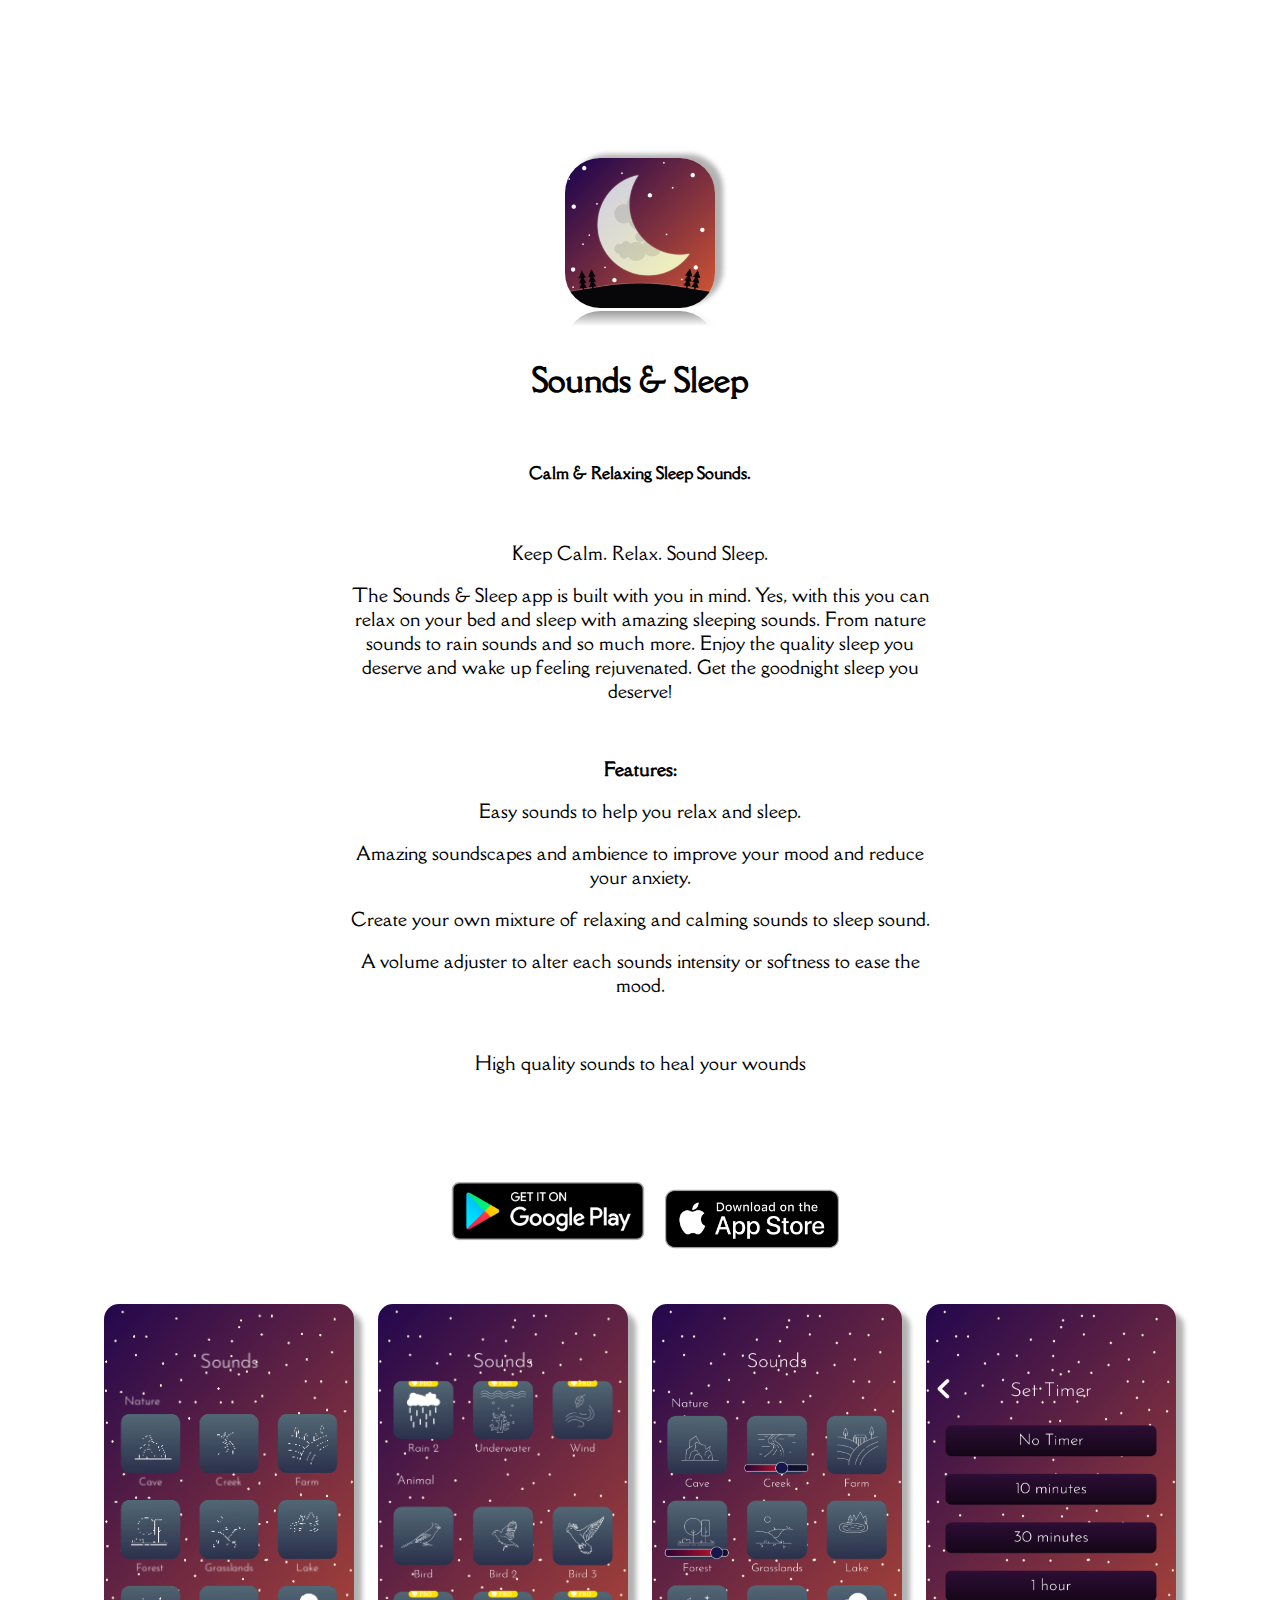
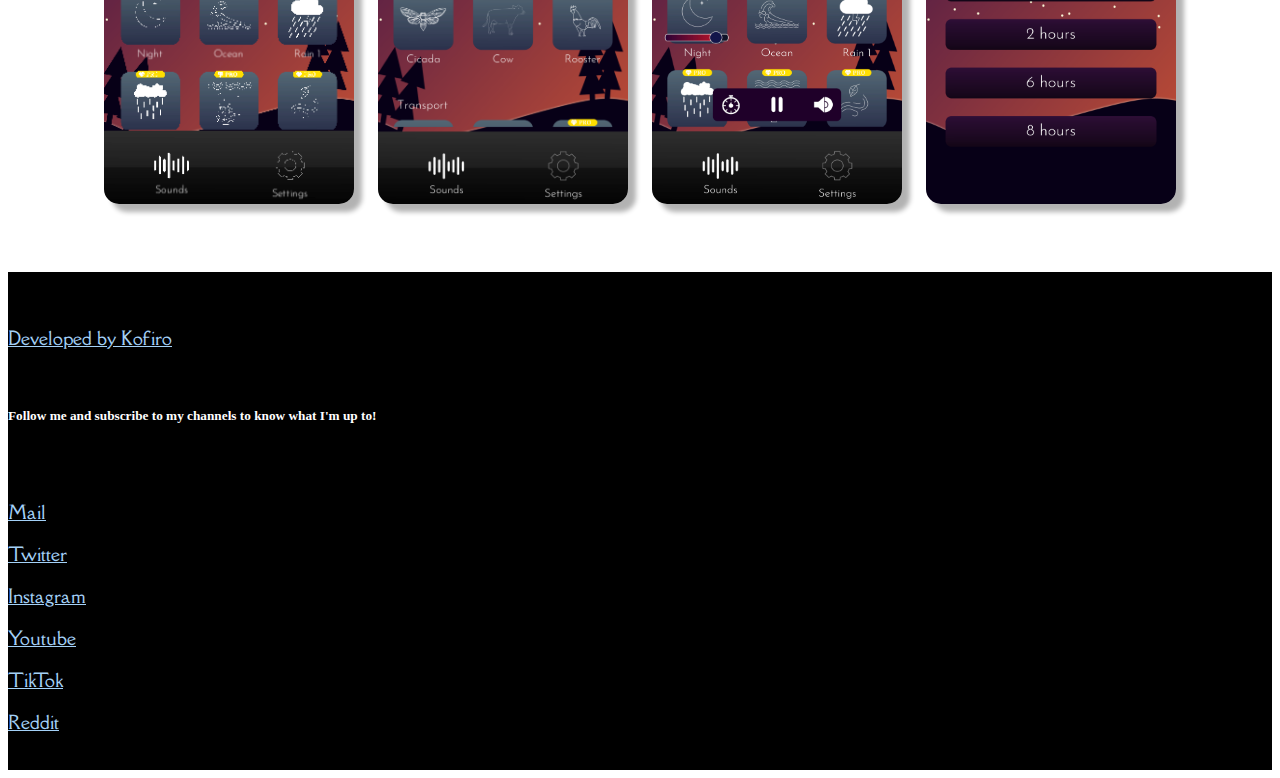
<file: apps/soundsleep.html>
<!doctype html>
<!DOCTYPE html>
<html lang="en">
<head>
	<!-- Required meta tags -->
	<meta charset="utf-8">
	<meta name="viewport" content="width=device-width, initial-scale=1, shrink-to-fit=no">

	<link rel="icon" type="image/png" href="../imgs/myface128x128.png" sizes="128x128">
	<link rel="stylesheet" type="text/css" href="../style.css">
	
	<!-- Bootstrap CSS-->
	<link rel="stylesheet" href="https://cdn.jsdelivr.net/npm/bootstrap@4.5.3/dist/css/bootstrap.min.css" integrity="sha384-TX8t27EcRE3e/ihU7zmQxVncDAy5uIKz4rEkgIXeMed4M0jlfIDPvg6uqKI2xXr2" crossorigin="anonymous">
	<script src="https://code.jquery.com/jquery-3.5.1.slim.min.js" integrity="sha384-DfXdz2htPH0lsSSs5nCTpuj/zy4C+OGpamoFVy38MVBnE+IbbVYUew+OrCXaRkfj" crossorigin="anonymous"></script>
    <script src="https://cdn.jsdelivr.net/npm/bootstrap@4.5.3/dist/js/bootstrap.bundle.min.js" integrity="sha384-ho+j7jyWK8fNQe+A12Hb8AhRq26LrZ/JpcUGGOn+Y7RsweNrtN/tE3MoK7ZeZDyx" crossorigin="anonymous"></script>
    <!-- script type="text/javascript" src="include.js"></script -->

    <!-- Font link (google font)-->
    
    <link rel="preconnect" href="https://fonts.googleapis.com">
	<link rel="preconnect" href="https://fonts.gstatic.com" crossorigin>
	<link href="https://fonts.googleapis.com/css2?family=Della+Respira&display=swap" rel="stylesheet">

	<title>Kofiro | Sounds & Sleep</title>
</head>
<body>
	
	<div w3-include-html="modals.html"></div>
	<div class="jumbo-icon-area" style="padding:150px 25px 75px 25px;">
		<span><img class="ico" style="cursor: default;" src="../imgs/icons/sas_icon.png" alt="Soundsleep img" width="200" height="200"></span>
		<h1 class="id_title">Sounds & Sleep</h1>
		<br>
		<h4>Calm & Relaxing Sleep Sounds.</h4>
		<br>
		<p class="p_class">Keep Calm. Relax. Sound Sleep.</p>

		<p class="p_class">
		The Sounds & Sleep app is built with you in mind. Yes, with this you can relax on your bed and sleep with amazing sleeping sounds. From nature sounds to rain sounds and so much more. Enjoy the quality sleep you deserve and wake up feeling rejuvenated. Get the goodnight sleep you deserve!</p>
		<br>
		<p class="p_class" style="font-weight:bold;">Features:</p>
		<p class="p_class">Easy sounds to help you relax and sleep.</p>
		<p class="p_class">Amazing soundscapes and ambience to improve your mood and reduce your anxiety.</p>
		<p class="p_class">Create your own mixture of relaxing and calming sounds to sleep sound.</p>
		<p class="p_class">A volume adjuster to alter each sounds intensity or softness to ease the mood.</p>

		<br>
		<p class="p_class">High quality sounds to heal your wounds</p>

	</div>

	<div style="text-align: center;">
		<a href="https://play.google.com/store/apps/details?id=com.Kofiro.Sounds.Sleep"  target="_blank" rel="noopener noreferrer"><span><img src="../imgs/badges/google-play-badge.png" width="220"></span></a>

		<a href="https://apps.apple.com/app/id1547982865"  target="_blank" rel="noopener noreferrer"><span><img src="../imgs/badges/ios_badge_02.png"  width="180"></span></a>
	</div>

	<br>
	<br>	

	<div style="text-align: center; /*padding-right: 25%; align-content: center;*/">
		<img class="ss" src="../imgs/ss/sleep_sounds/0.png" alt="SleepSound0 img" width="250" height="500">
		<img class="ss" src="../imgs/ss/sleep_sounds/1.png" alt="SleepSound1 img" width="250" height="500">
		<img class="ss" src="../imgs/ss/sleep_sounds/2.png" alt="SleepSound2 img" width="250" height="500">
		<img class="ss" src="../imgs/ss/sleep_sounds/3.png" alt="SleepSound3 img" width="250" height="500">
		
	</div>
	
	
	<br>
	<br>
	<br>
	
<div class="container-fluid bg-grey text-center">
		<br>
		<br>
			
			<div class="text-center">
			<p> <a href="../index.html">Developed by Kofiro</a></p>
			</div>
		<br>
		<h5 class="text-center">Follow me and subscribe to my channels to know what I'm up to!</h5>
		<br>
		<br>
		<div class="row">
			<div class="col-sm-3"></div>
			<div class="col-sm-3">
				<p><a href="mailto: kofibeduaustin222@gmail.com"><span></span>Mail<a/></p>
				<p><a href="https://twitter.com/Kofiro22" target="_blank" rel="noopener noreferrer"><span></span>Twitter</a></p>
				<p><a href="https://www.instagram.com/kofiro222/" target="_blank" rel="noopener noreferrer"><span></span>Instagram</a></p>
			</div>
			<div class="col-sm-3">
				<p><a href="https://www.youtube.com/channel/UCNodwkk6tE08S25eOxDFKJg" target="_blank" rel="noopener noreferrer"><span></span>Youtube</a></p>
				<p><a href="https://www.tiktok.com/@kofiro22?lang=en" target="_blank" rel="noopener noreferrer"><span></span>TikTok</a></p>
				<p><a href="https://www.reddit.com/user/Kofiro" target="_blank" rel="noopener noreferrer"><span></span>Reddit</a></p>
			</div>
			<div class="col-sm-3"></div>
		</div>
		<br>
	</div>
	
	
	
	<footer class="container-fluid text-center">
		<a href="#myPage" title="To Top">
			<span class="glyphicon glyphicon-chevron-up"></span>
		</a>

	</footer>
</body>
</html>
</file>
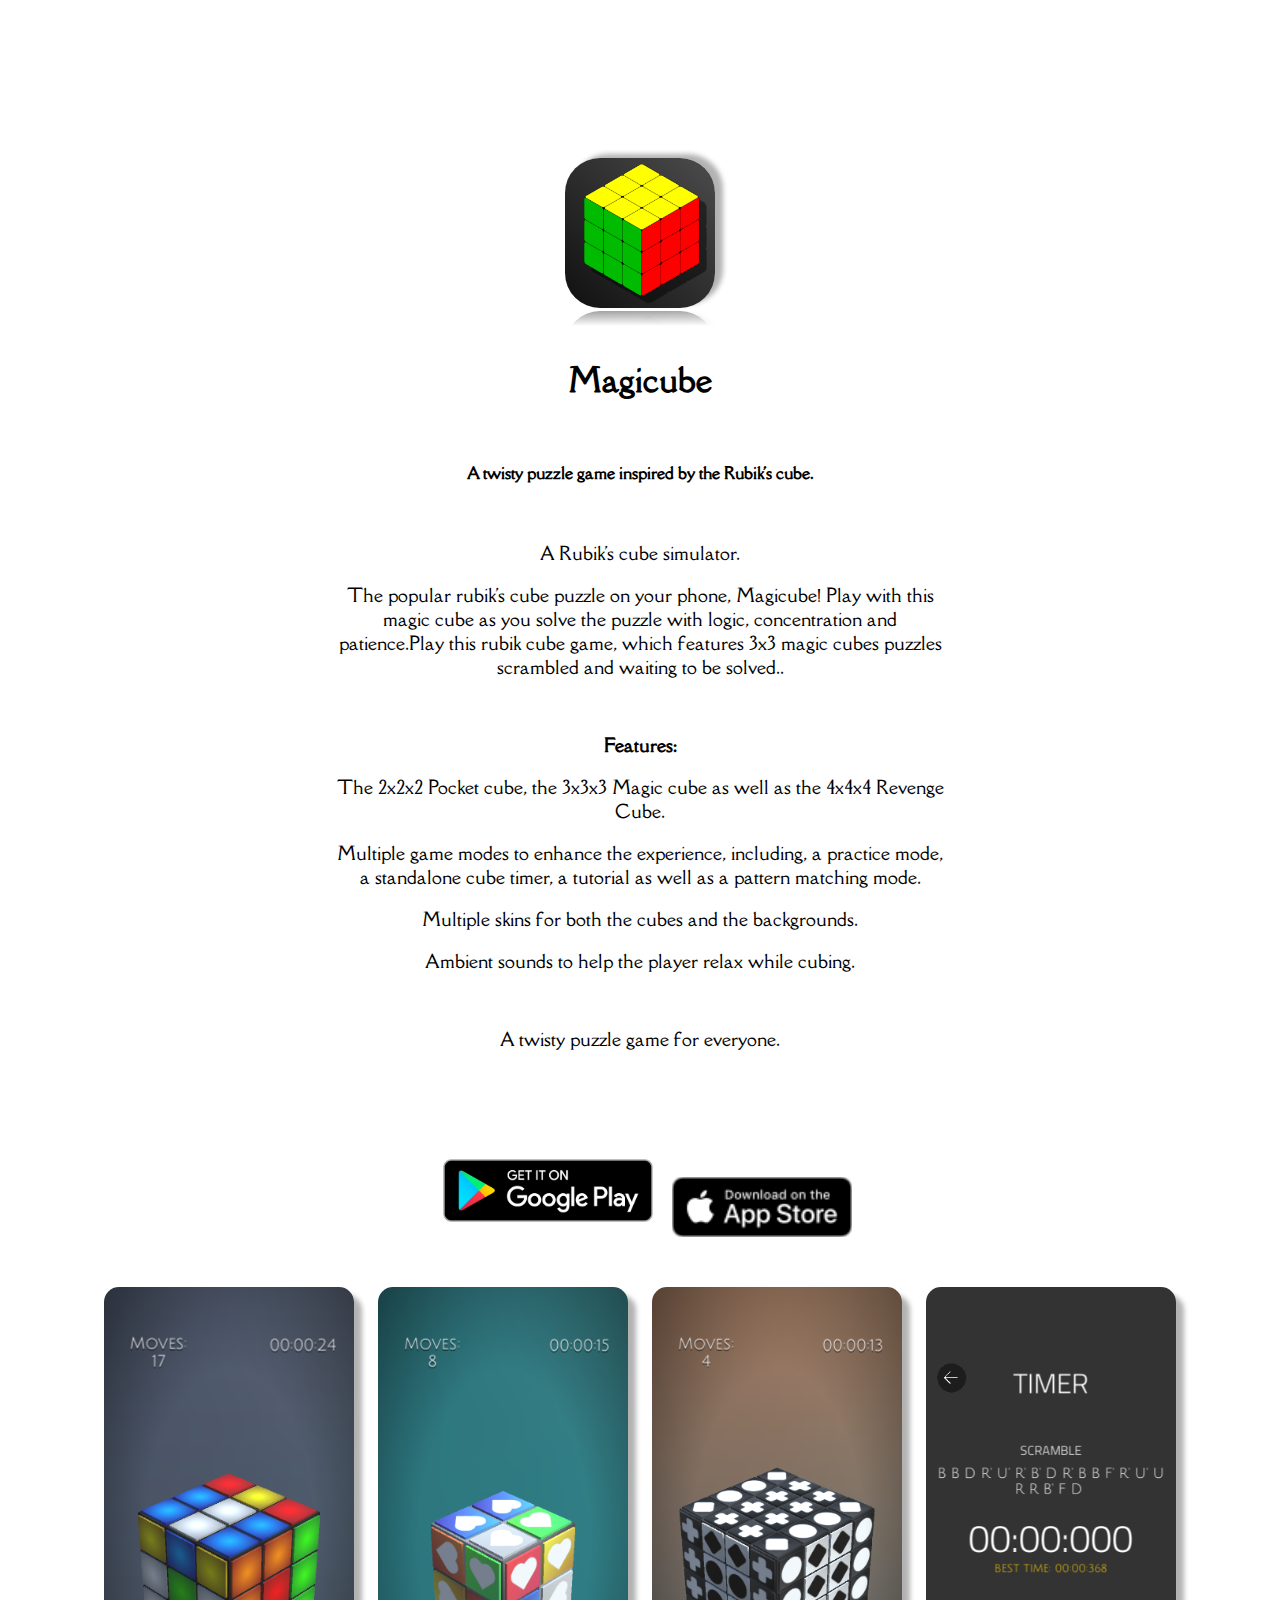
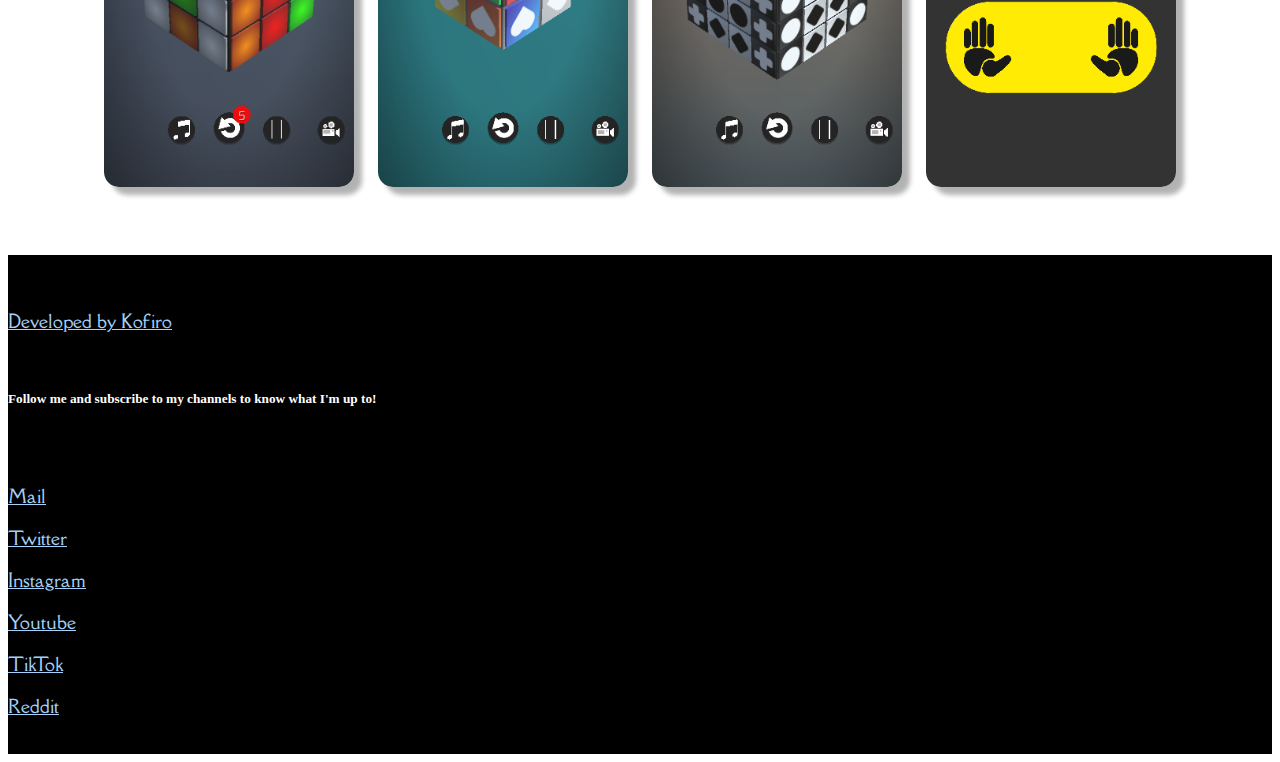
<file: games/magicube.html>
<!doctype html>
<!DOCTYPE html>
<html lang="en">
<head>
	<!-- Required meta tags -->
	<meta charset="utf-8">
	<meta name="viewport" content="width=device-width, initial-scale=1, shrink-to-fit=no">

	<link rel="icon" type="image/png" href="../imgs/myface128x128.png" sizes="128x128">
	<link rel="stylesheet" type="text/css" href="../style.css">
	
	<!-- Bootstrap CSS-->
	<link rel="stylesheet" href="https://cdn.jsdelivr.net/npm/bootstrap@4.5.3/dist/css/bootstrap.min.css" integrity="sha384-TX8t27EcRE3e/ihU7zmQxVncDAy5uIKz4rEkgIXeMed4M0jlfIDPvg6uqKI2xXr2" crossorigin="anonymous">
	<script src="https://code.jquery.com/jquery-3.5.1.slim.min.js" integrity="sha384-DfXdz2htPH0lsSSs5nCTpuj/zy4C+OGpamoFVy38MVBnE+IbbVYUew+OrCXaRkfj" crossorigin="anonymous"></script>
    <script src="https://cdn.jsdelivr.net/npm/bootstrap@4.5.3/dist/js/bootstrap.bundle.min.js" integrity="sha384-ho+j7jyWK8fNQe+A12Hb8AhRq26LrZ/JpcUGGOn+Y7RsweNrtN/tE3MoK7ZeZDyx" crossorigin="anonymous"></script>
    <!-- script type="text/javascript" src="include.js"></script -->

    <!-- Font link (google font)-->
    
    <link rel="preconnect" href="https://fonts.googleapis.com">
	<link rel="preconnect" href="https://fonts.gstatic.com" crossorigin>
	<link href="https://fonts.googleapis.com/css2?family=Della+Respira&display=swap" rel="stylesheet">

	<title>Kofiro | Magicube</title>
</head>
<body>
	
	<div w3-include-html="modals.html"></div>
	<div class="jumbo-icon-area" style="padding:150px 25px 75px 25px;">
		<span><img class="ico" style="cursor: default;" src="../imgs/icons/magicube.png" alt="Wordscape img" width="200" height="200"></span>
		<h1 class="id_title">Magicube</h1>
		<br>
		<h4>A twisty puzzle game inspired by the Rubik's cube.</h4>
		<br>
		<p class="p_class">A Rubik's cube simulator.</p>

		<p class="p_class">
		The popular rubik's cube puzzle on your phone, Magicube! Play with this magic cube as you solve the puzzle with logic, concentration and patience.Play this rubik cube game, which features 3x3 magic cubes puzzles scrambled and waiting to be solved..</p>
		<br>
		<p class="p_class" style="font-weight:bold;">Features:</p>
		<p class="p_class">The 2x2x2 Pocket cube, the 3x3x3 Magic cube as well as the 4x4x4 Revenge Cube.</p>
		<p class="p_class">Multiple game modes to enhance the experience, including, a practice mode, a standalone cube timer, a tutorial as well as a pattern matching  mode.</p>
		<p class="p_class">Multiple skins for both the cubes and the backgrounds.</p>
		<p class="p_class">Ambient sounds to help the player relax while cubing.</p>

		<br>
		<p class="p_class">A twisty puzzle game for everyone.</p>

	</div>

	<div style="text-align: center;">
		<a href="https://play.google.com/store/apps/details?id=com.Kofiro.Magicube.rubiks.cube.solver"  target="_blank" rel="noopener noreferrer"><span><img src="../imgs/badges/google-play-badge.png" width="240"></span></a>

		<a href="https://apps.apple.com/app/id1574057876"  target="_blank" rel="noopener noreferrer"><span><img src="../imgs/badges/ios-badge.png"  width="180"></span></a>
	</div>

	<br>
	<br>	

	<div style="text-align: center; /*padding-right: 25%; align-content: center;*/">
		<img class="ss" src="../imgs/ss/magicube/0.png" alt="Magicube0 img" width="250" height="500">
		<img class="ss" src="../imgs/ss/magicube/1.png" alt="Magicube1 img" width="250" height="500">
		<img class="ss" src="../imgs/ss/magicube/2.png" alt="Magicube2 img" width="250" height="500">
		<img class="ss" src="../imgs/ss/magicube/3.png" alt="Magicube3 img" width="250" height="500">
		
	</div>
	
	
	<br>
	<br>
	<br>
	
<div class="container-fluid bg-grey text-center">
		<br>
		<br>
			<div class="text-center">
			<!-- p> <a href="" target="_blank" rel="noopener noreferrer">Press Kit</a></p -->
			</div>
			<div class="text-center">
			<p> <a href="../index.html">Developed by Kofiro</a></p>
			</div>
		<br>
		<h5 class="text-center">Follow me and subscribe to my channels to know what I'm up to!</h5>
		<br>
		<br>
		<div class="row">
			<div class="col-sm-3"></div>
			<div class="col-sm-3">
				<p><a href="mailto: kofibeduaustin222@gmail.com"><span></span>Mail<a/></p>
				<p><a href="https://twitter.com/Kofiro22" target="_blank" rel="noopener noreferrer"><span></span>Twitter</a></p>
				<p><a href="https://www.instagram.com/kofiro222/" target="_blank" rel="noopener noreferrer"><span></span>Instagram</a></p>
			</div>
			<div class="col-sm-3">
				<p><a href="https://www.youtube.com/channel/UCNodwkk6tE08S25eOxDFKJg" target="_blank" rel="noopener noreferrer"><span></span>Youtube</a></p>
				<p><a href="https://www.tiktok.com/@kofiro22?lang=en" target="_blank" rel="noopener noreferrer"><span></span>TikTok</a></p>
				<p><a href="https://www.reddit.com/user/Kofiro" target="_blank" rel="noopener noreferrer"><span></span>Reddit</a></p>
			</div>
			<div class="col-sm-3"></div>
		</div>
		<br>
	</div>
	
	
	
	<footer class="container-fluid text-center">
		<a href="#myPage" title="To Top">
			<span class="glyphicon glyphicon-chevron-up"></span>
		</a>

	</footer>
</body>
</html>
</file>
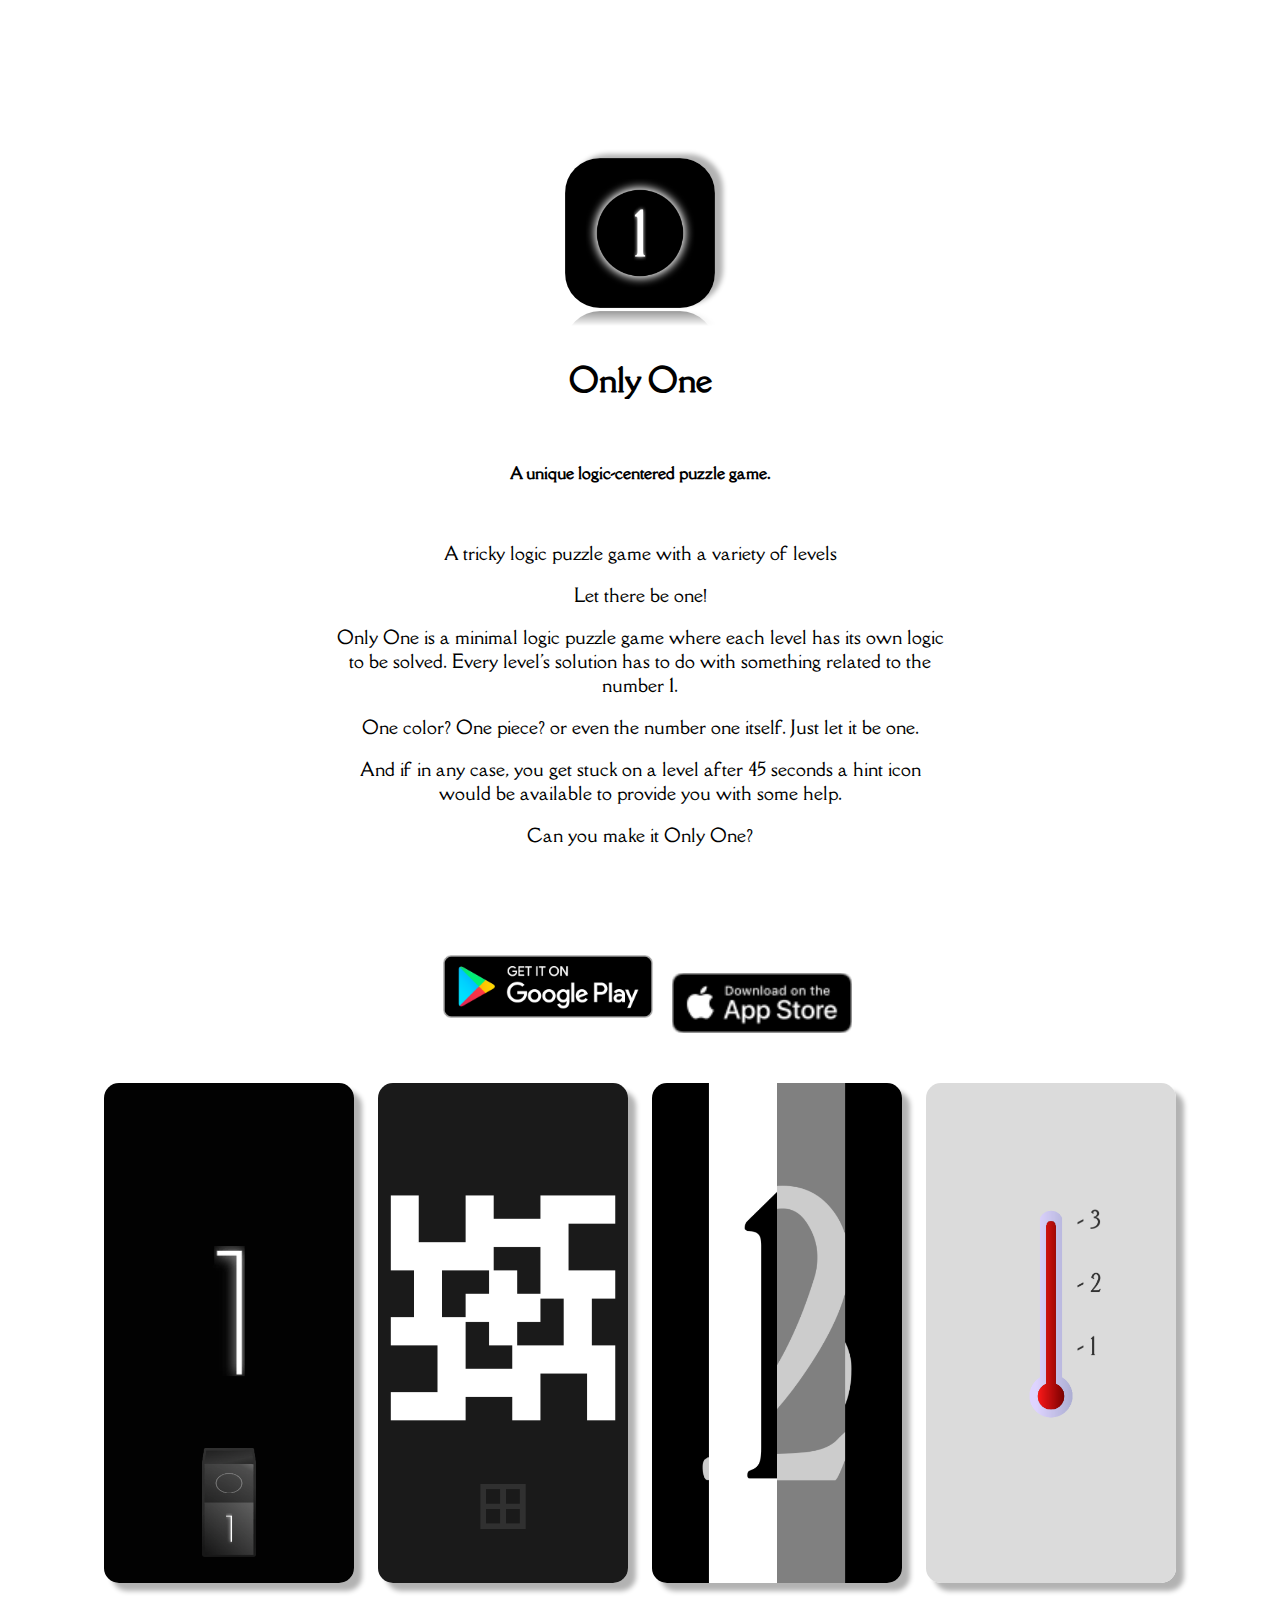
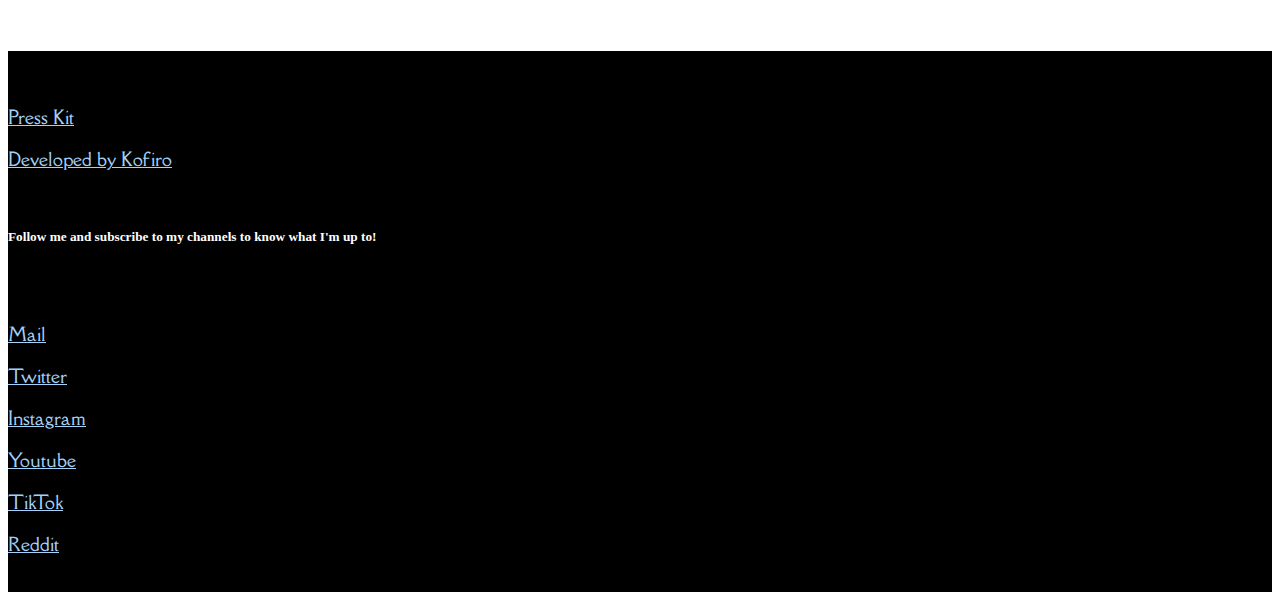
<file: games/onlyone.html>
<!doctype html>
<!DOCTYPE html>
<html lang="en">
<head>
	<!-- Required meta tags -->
	<meta charset="utf-8">
	<meta name="viewport" content="width=device-width, initial-scale=1, shrink-to-fit=no">

	<link rel="icon" type="image/png" href="../imgs/myface128x128.png" sizes="128x128">
	<link rel="stylesheet" type="text/css" href="../style.css">
	
	<!-- Bootstrap CSS-->
	<link rel="stylesheet" href="https://cdn.jsdelivr.net/npm/bootstrap@4.5.3/dist/css/bootstrap.min.css" integrity="sha384-TX8t27EcRE3e/ihU7zmQxVncDAy5uIKz4rEkgIXeMed4M0jlfIDPvg6uqKI2xXr2" crossorigin="anonymous">
	<script src="https://code.jquery.com/jquery-3.5.1.slim.min.js" integrity="sha384-DfXdz2htPH0lsSSs5nCTpuj/zy4C+OGpamoFVy38MVBnE+IbbVYUew+OrCXaRkfj" crossorigin="anonymous"></script>
    <script src="https://cdn.jsdelivr.net/npm/bootstrap@4.5.3/dist/js/bootstrap.bundle.min.js" integrity="sha384-ho+j7jyWK8fNQe+A12Hb8AhRq26LrZ/JpcUGGOn+Y7RsweNrtN/tE3MoK7ZeZDyx" crossorigin="anonymous"></script>
    <!-- script type="text/javascript" src="include.js"></script -->

    <!-- Font link (google font)-->
    
    <link rel="preconnect" href="https://fonts.googleapis.com">
	<link rel="preconnect" href="https://fonts.gstatic.com" crossorigin>
	<link href="https://fonts.googleapis.com/css2?family=Della+Respira&display=swap" rel="stylesheet">

	<title>Kofiro | Only One</title>
</head>
<body>
	
	<div w3-include-html="modals.html"></div>
	<div class="jumbo-icon-area" style="padding:150px 25px 75px 25px;">
		<span><img class="ico" style="cursor: default;" src="../imgs/icons/only_one.png" alt="Only One img" width="200" height="200"></span>
		<h1 class="id_title">Only One</h1>
		<br>
		<h4>A unique logic-centered puzzle game.</h4>

		<br>
		<p class="p_class">A tricky logic puzzle game with a variety of levels</p>

		<p class="p_class">Let there be one!</p>
		<p class="p_class">
		Only One is a minimal logic puzzle game where each level has its own logic to be solved. 
		Every level's solution has to do with something related to the number 1. </p>
		<p class="p_class">One color? One piece? or even the number one itself. 
						Just let it be one.</p>
		<p class="p_class">And if in any case, you get stuck on a level after 45 seconds a hint icon would be available to provide you with some help.</p>
		<p class="p_class">Can you make it Only One?</p>

	</div>

	<div style="text-align: center;">
		<a href=""  target="_blank" rel="noopener noreferrer"><span><img src="../imgs/badges/google-play-badge.png" width="240"></span></a>

		<a href=""  target="_blank" rel="noopener noreferrer"><span><img src="../imgs/badges/ios-badge.png"  width="180"></span></a>
	</div>

	<br>
	<br>	

	<div style="text-align: center; /*padding-right: 25%; align-content: center;*/">
		<img class="ss" src="../imgs/ss/only_one/0.png" alt="Wordscape0 img" width="250" height="500">
		<img class="ss" src="../imgs/ss/only_one/1.png" alt="Wordscape1 img" width="250" height="500">
		<img class="ss" src="../imgs/ss/only_one/2.png" alt="Wordscape2 img" width="250" height="500">
		<img class="ss" src="../imgs/ss/only_one/3.png" alt="Wordscape3 img" width="250" height="500">
		
	</div>
	
	
	<br>
	<br>
	<br>
	
<div class="container-fluid bg-grey text-center">
		<br>
		<br>
			<div class="text-center">
			<p> <a href="" target="_blank" rel="noopener noreferrer">Press Kit</a></p>
			</div>
			<div class="text-center">
			<p> <a href="../index.html">Developed by Kofiro</a></p>
			</div>
		<br>
		<h5 class="text-center">Follow me and subscribe to my channels to know what I'm up to!</h5>
		<br>
		<br>
		<div class="row">
			<div class="col-sm-3"></div>
			<div class="col-sm-3">
				<p><a href="mailto: kofibeduaustin222@gmail.com"><span></span>Mail<a/></p>
				<p><a href="https://twitter.com/Kofiro22" target="_blank" rel="noopener noreferrer"><span></span>Twitter</a></p>
				<p><a href="https://www.instagram.com/kofiro222/" target="_blank" rel="noopener noreferrer"><span></span>Instagram</a></p>
			</div>
			<div class="col-sm-3">
				<p><a href="https://www.youtube.com/channel/UCNodwkk6tE08S25eOxDFKJg" target="_blank" rel="noopener noreferrer"><span></span>Youtube</a></p>
				<p><a href="https://www.tiktok.com/@kofiro22?lang=en" target="_blank" rel="noopener noreferrer"><span></span>TikTok</a></p>
				<p><a href="https://www.reddit.com/user/Kofiro" target="_blank" rel="noopener noreferrer"><span></span>Reddit</a></p>
			</div>
			<div class="col-sm-3"></div>
		</div>
		<br>
	</div>
	
	
	
	<footer class="container-fluid text-center">
		<a href="#myPage" title="To Top">
			<span class="glyphicon glyphicon-chevron-up"></span>
		</a>

	</footer>
</body>
</html>
</file>
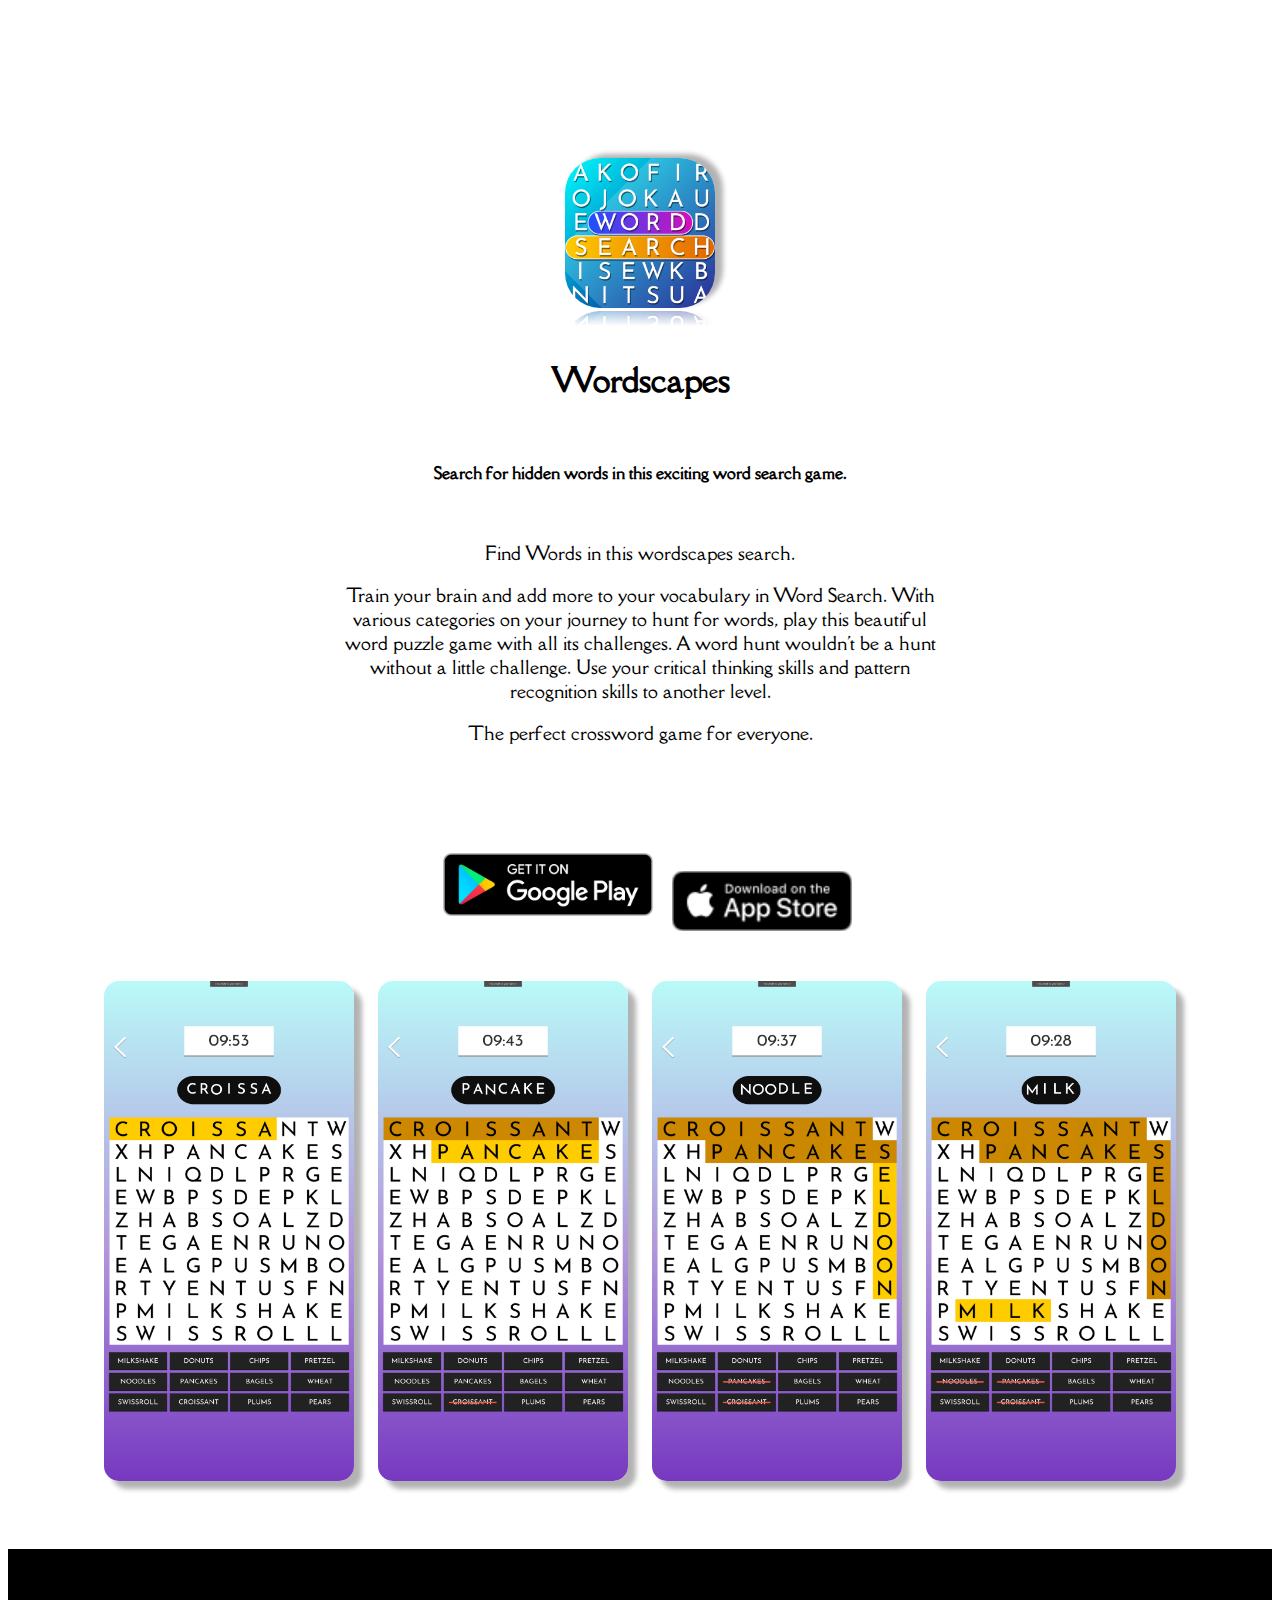
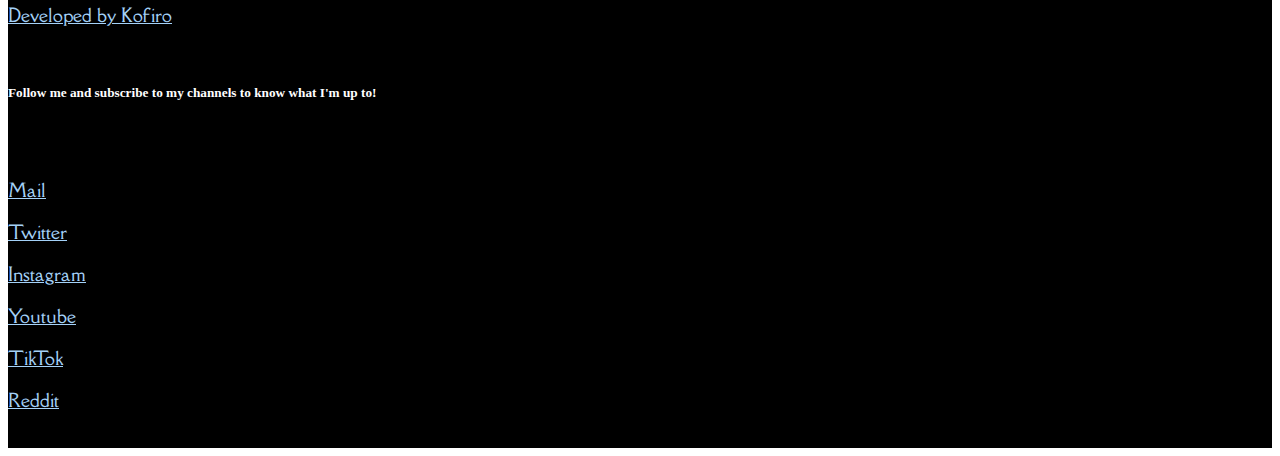
<file: games/wordscape.html>
<!doctype html>
<!DOCTYPE html>
<html lang="en">
<head>
	<!-- Required meta tags -->
	<meta charset="utf-8">
	<meta name="viewport" content="width=device-width, initial-scale=1, shrink-to-fit=no">

	<link rel="icon" type="image/png" href="../imgs/myface128x128.png" sizes="128x128">
	<link rel="stylesheet" type="text/css" href="../style.css">
	
	<!-- Bootstrap CSS-->
	<link rel="stylesheet" href="https://cdn.jsdelivr.net/npm/bootstrap@4.5.3/dist/css/bootstrap.min.css" integrity="sha384-TX8t27EcRE3e/ihU7zmQxVncDAy5uIKz4rEkgIXeMed4M0jlfIDPvg6uqKI2xXr2" crossorigin="anonymous">
	<script src="https://code.jquery.com/jquery-3.5.1.slim.min.js" integrity="sha384-DfXdz2htPH0lsSSs5nCTpuj/zy4C+OGpamoFVy38MVBnE+IbbVYUew+OrCXaRkfj" crossorigin="anonymous"></script>
    <script src="https://cdn.jsdelivr.net/npm/bootstrap@4.5.3/dist/js/bootstrap.bundle.min.js" integrity="sha384-ho+j7jyWK8fNQe+A12Hb8AhRq26LrZ/JpcUGGOn+Y7RsweNrtN/tE3MoK7ZeZDyx" crossorigin="anonymous"></script>
    <!-- script type="text/javascript" src="include.js"></script -->

    <!-- Font link (google font)-->
    
    <link rel="preconnect" href="https://fonts.googleapis.com">
	<link rel="preconnect" href="https://fonts.gstatic.com" crossorigin>
	<link href="https://fonts.googleapis.com/css2?family=Della+Respira&display=swap" rel="stylesheet">

	<title>Kofiro | Wordscape</title>
</head>
<body>
	
	<div w3-include-html="modals.html"></div>
	<div class="jumbo-icon-area" style="padding:150px 25px 75px 25px;">
		<span><img class="ico" style="cursor: default;" src="../imgs/icons/wordscape.png" alt="Wordscape img" width="200" height="200"></span>
		<h1 class="id_title">Wordscapes</h1>
		<br>
		<h4>Search for hidden words in this exciting word search game.</h4>
		<br>
		<p class="p_class">Find Words in this wordscapes search.</p>

		<p class="p_class">
		Train your brain and add more to your vocabulary in Word Search.
		With various categories on your journey to hunt for words, play this beautiful word puzzle game with all its challenges. A word hunt wouldn't be a hunt without a little challenge. Use your critical thinking skills and pattern recognition skills to another level.</p>
		<p class="p_class">The perfect crossword game for everyone.</p>

	</div>

	<div style="text-align: center;">
		<a href="https://play.google.com/store/apps/details?id=com.kofiro.word.search.wordhunt.puzzle"  target="_blank" rel="noopener noreferrer"><span><img src="../imgs/badges/google-play-badge.png" width="240"></span></a>

		<a href="https://apps.apple.com/app/id1580103052"  target="_blank" rel="noopener noreferrer"><span><img src="../imgs/badges/ios-badge.png"  width="180"></span></a>
	</div>

	<br>
	<br>	

	<div style="text-align: center; /*padding-right: 25%; align-content: center;*/">
		<img class="ss" src="../imgs/ss/wordscape/0.png" alt="Wordscape0 img" width="250" height="500">
		<img class="ss" src="../imgs/ss/wordscape/1.png" alt="Wordscape1 img" width="250" height="500">
		<img class="ss" src="../imgs/ss/wordscape/2.png" alt="Wordscape2 img" width="250" height="500">
		<img class="ss" src="../imgs/ss/wordscape/3.png" alt="Wordscape3 img" width="250" height="500">
		
	</div>
	
	
	<br>
	<br>
	<br>
	
<div class="container-fluid bg-grey text-center">
		<br>
		<br>
			<div class="text-center">
			<!-- p> <a href="" target="_blank" rel="noopener noreferrer">Press Kit</a></p -->
			</div>
			<div class="text-center">
			<p> <a href="../index.html">Developed by Kofiro</a></p>
			</div>
		<br>
		<h5 class="text-center">Follow me and subscribe to my channels to know what I'm up to!</h5>
		<br>
		<br>
		<div class="row">
			<div class="col-sm-3"></div>
			<div class="col-sm-3">
				<p><a href="mailto: kofibeduaustin222@gmail.com"><span></span>Mail<a/></p>
				<p><a href="https://twitter.com/Kofiro22" target="_blank" rel="noopener noreferrer"><span></span>Twitter</a></p>
				<p><a href="https://www.instagram.com/kofiro222/" target="_blank" rel="noopener noreferrer"><span></span>Instagram</a></p>
			</div>
			<div class="col-sm-3">
				<p><a href="https://www.youtube.com/channel/UCNodwkk6tE08S25eOxDFKJg" target="_blank" rel="noopener noreferrer"><span></span>Youtube</a></p>
				<p><a href="https://www.tiktok.com/@kofiro22?lang=en" target="_blank" rel="noopener noreferrer"><span></span>TikTok</a></p>
				<p><a href="https://www.reddit.com/user/Kofiro" target="_blank" rel="noopener noreferrer"><span></span>Reddit</a></p>
			</div>
			<div class="col-sm-3"></div>
		</div>
		<br>
	</div>
	
	
	
	<footer class="container-fluid text-center">
		<a href="#myPage" title="To Top">
			<span class="glyphicon glyphicon-chevron-up"></span>
		</a>

	</footer>
</body>
</html>
</file>
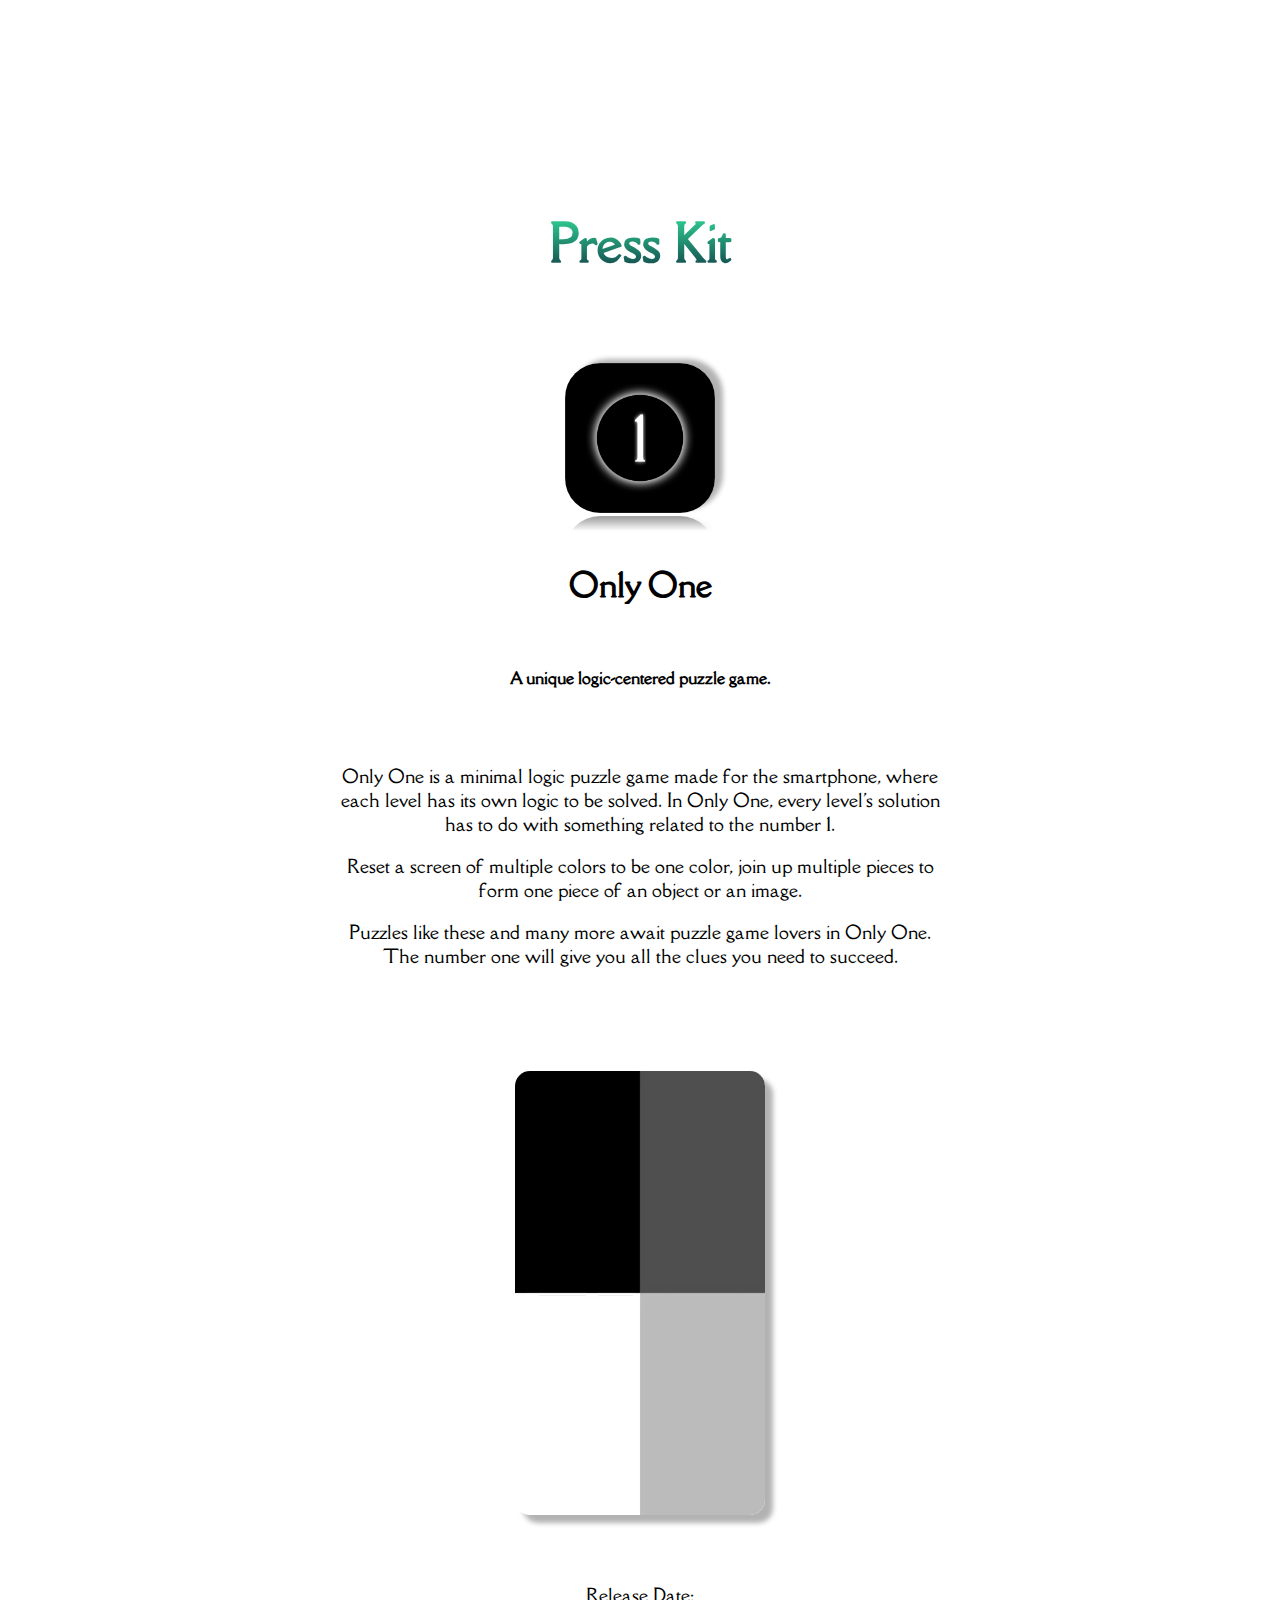
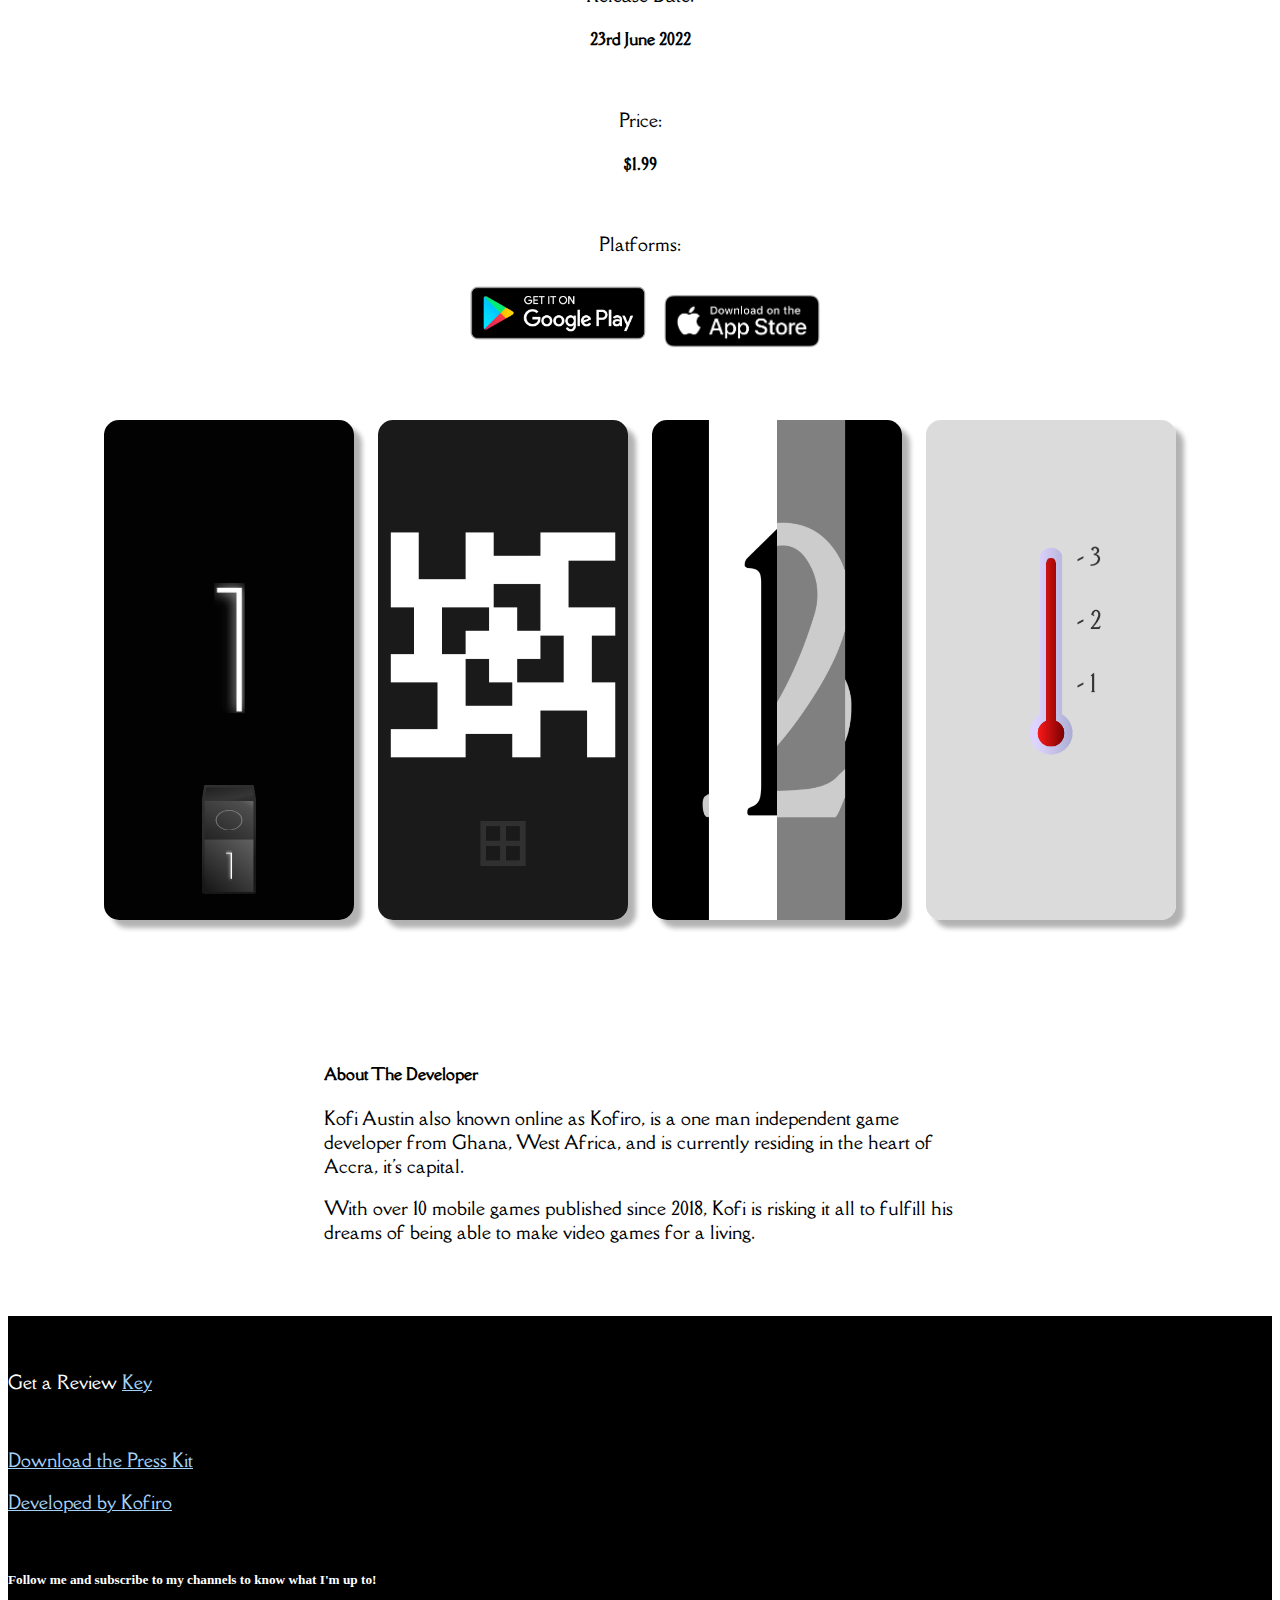
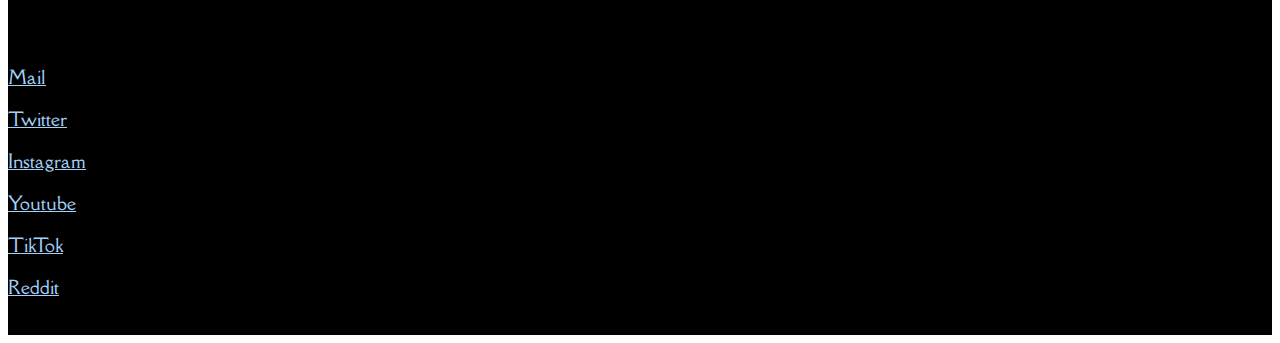
<file: press/onlyone/presskit.html>
<!doctype html>
<!DOCTYPE html>
<html lang="en">
<head>
	<!-- Required meta tags -->
	<meta charset="utf-8">
	<meta name="viewport" content="width=device-width, initial-scale=1, shrink-to-fit=no">

	<link rel="icon" type="image/png" href="../../imgs/myface128x128.png" sizes="128x128">
	<link rel="stylesheet" type="text/css" href="../../style.css">
	
	<!-- Bootstrap CSS-->
	<link rel="stylesheet" href="https://cdn.jsdelivr.net/npm/bootstrap@4.5.3/dist/css/bootstrap.min.css" integrity="sha384-TX8t27EcRE3e/ihU7zmQxVncDAy5uIKz4rEkgIXeMed4M0jlfIDPvg6uqKI2xXr2" crossorigin="anonymous">
	<script src="https://code.jquery.com/jquery-3.5.1.slim.min.js" integrity="sha384-DfXdz2htPH0lsSSs5nCTpuj/zy4C+OGpamoFVy38MVBnE+IbbVYUew+OrCXaRkfj" crossorigin="anonymous"></script>
    <script src="https://cdn.jsdelivr.net/npm/bootstrap@4.5.3/dist/js/bootstrap.bundle.min.js" integrity="sha384-ho+j7jyWK8fNQe+A12Hb8AhRq26LrZ/JpcUGGOn+Y7RsweNrtN/tE3MoK7ZeZDyx" crossorigin="anonymous"></script>
    <!-- script type="text/javascript" src="include.js"></script -->

    <!-- Font link (google font)-->
    
    <link rel="preconnect" href="https://fonts.googleapis.com">
	<link rel="preconnect" href="https://fonts.gstatic.com" crossorigin>
	<link href="https://fonts.googleapis.com/css2?family=Della+Respira&display=swap" rel="stylesheet">

	<title>Kofiro | Only One</title>
</head>
<body>
	
	<div w3-include-html="modals.html"></div>
	<div class="jumbo-icon-area" style="padding:150px 25px 75px 25px;">
		<h3 class="id_title">Press Kit</h3>
		<br>
		<br>
		<span><img class="ico" style="cursor: default;" src="../../imgs/icons/only_one.png" alt="Only One img" width="200" height="200"></span>
		<h1 class="id_title">Only One</h1>
		<br>
		<h4>A unique logic-centered puzzle game.</h4>

		<br>
		<br>
		<p class="p_class">Only One is a minimal logic puzzle game made for the smartphone, where each level has its own logic to be solved. In Only One, every level's solution has to do with something related to the number 1.</p>

		
		<p class="p_class">Reset a screen of multiple colors to be one color, join up multiple pieces to form one piece of an object or an image.</p>
		<p class="p_class">Puzzles like these and many more await puzzle game lovers in Only One. The number one will give you all the clues you need to succeed.</p>

	</div>


<div style="text-align: center;">
	<img class="ss" src="../../imgs/ss/only_one/OnlyOne.gif" alt="OnlyOne Gif" width="250"/>
</div>

<br>
<br>

	<div style="text-align: center;">

		<p class="p_class">Release Date:</p>
		<h4 style="font-weight: bold;">23rd June 2022</h4>
		<br>
		<p class="p_class">Price:</p>
		<h4 style="font-weight: bold;">$1.99</h4>
		<br>
		<p class="p_class" >Platforms:</p>
		<a href="https://play.google.com/store/apps/details?id=com.Kofiro.OnlyOne"  target="_blank" rel="noopener noreferrer"><span><img src="../../imgs/badges/google-play-badge.png" width="200"></span></a>

		<a href="https://apps.apple.com/app/id1619099640"  target="_blank" rel="noopener noreferrer"><span><img src="../../imgs/badges/ios_badge_02.png"  width="160"></span></a>

		<br>
		<br>

	</div>

	<br>
	<br>	

	<div style="text-align: center; /*padding-right: 25%; align-content: center;*/">
		<img class="ss" src="../../imgs/ss/only_one/0.png" alt="Oo0 img" width="250" height="500"/>
		<img class="ss" src="../../imgs/ss/only_one/1.png" alt="Oo1 img" width="250" height="500"/>
		<img class="ss" src="../../imgs/ss/only_one/2.png" alt="Oo2 img" width="250" height="500"/>
		<img class="ss" src="../../imgs/ss/only_one/3.png" alt="Oo3 img" width="250" height="500"/>
		
	</div>
	<br>
	<br>
	<br>
	<div>
		
	</div>
	<br>
	<br>

	<div>
		<br>
		<h4 class="p_class" style="font-weight: bold;">About The Developer</h4>
		<p class="p_class">Kofi Austin also known online as Kofiro, is a one man independent game developer from Ghana, West Africa, and is currently residing in the heart of Accra, it's capital.</p>
		<p class="p_class">With over 10 mobile games published since 2018, Kofi is risking it all to fulfill his dreams of being able to make video games for a living.</p>
		<br>
	</div>
	<br>
	<br>
<div class="container-fluid bg-grey text-center">

<br>
		<br>
		<div class="text-center">
			<p>Get a Review <a href="mailto: kofibeduaustin222@gmail.com?subject=Request%20For%20Review%20Key"><span></span>Key<a/></p>
		<br>
		</div>
			<div class="text-center">
			<p> <a href="./presskit.zip" download target="_blank" rel="noopener noreferrer">Download the Press Kit</a></p>
			</div>
			<div class="text-center">
			<p> <a href="../../index.html">Developed by Kofiro</a></p>
			</div>
		<br>
		<h5 class="text-center">Follow me and subscribe to my channels to know what I'm up to!</h5>
		<br>
		<br>
		<div class="row">
			<div class="col-sm-3"></div>
			<div class="col-sm-3">
				<p><a href="mailto: kofibeduaustin222@gmail.com"><span></span>Mail<a/></p>
				<p><a href="https://twitter.com/Kofiro22" target="_blank" rel="noopener noreferrer"><span></span>Twitter</a></p>
				<p><a href="https://www.instagram.com/kofiro222/" target="_blank" rel="noopener noreferrer"><span></span>Instagram</a></p>
			</div>
			<div class="col-sm-3">
				<p><a href="https://www.youtube.com/channel/UCNodwkk6tE08S25eOxDFKJg" target="_blank" rel="noopener noreferrer"><span></span>Youtube</a></p>
				<p><a href="https://www.tiktok.com/@kofiro22?lang=en" target="_blank" rel="noopener noreferrer"><span></span>TikTok</a></p>
				<p><a href="https://www.reddit.com/user/Kofiro" target="_blank" rel="noopener noreferrer"><span></span>Reddit</a></p>
			</div>
			<div class="col-sm-3"></div>
		</div>
		<br>
	</div>
	
	
	
	<footer class="container-fluid text-center">
		<a href="#myPage" title="To Top">
			<span class="glyphicon glyphicon-chevron-up"></span>
		</a>

	</footer>
</body>
</html>
</file>
<file: style.css>
p a {
	color:#a4d1f7;
	text-decoration: underline;
	
	font-family: 'Della Respira', serif;
}

p {
	font-family: 'Della Respira', serif;
	font-size: 18px;
}

.toptitle{
	font-size: 65px;
	background: -webkit-linear-gradient(#34E89E, #0F3443);
	-webkit-background-clip:text;
	-webkit-text-fill-color: transparent;
	margin-bottom: 45px;
	font-family: 'Della Respira', serif;
}

.id_title{
	font-family: 'Della Respira', serif;
}

h3{
	font-size: 50px;
	background: -webkit-linear-gradient(#34E89E, #0F3443);
	-webkit-background-clip:text;
	-webkit-text-fill-color: transparent;
	font-family: 'Della Respira', serif;
}

h4{
	font-family: 'Della Respira', serif;
}

h5{
	color:white;
}

div .dropdown-menu{
	background-image: linear-gradient(to bottom right, #16222A, #0F3443);
}

.jumbotron {
	color:#FFF;
	text-align: center;
	/*background-image: linear-gradient(to bottom right, #34E89E, #0F3443);*/
	
    
}


.jumbo-icon-area{
	text-align: center;
}

.bg-apps{
	color: 	black;
	/*background-image: /*linear-gradient(to bottom right, #16222A, #3A6073)*//*#3A6073;*/
	padding: 50px 25px;
}

.bg-grey{
	background-color: black;
	color: white;
}

.navbar {
	margin-bottom: 0;
	background-image: linear-gradient(to bottom right, #16222A, #3A6073);
	z-index: 9999;
	border :0;
	font-size: 12px !important;
	line-height: 1.42857143 !important;
	letter-spacing: 4px;
	border-radius: 0;
}
.navbar li a, .navbar .navbar-brand {
  color: #fff !important;
}

.navbar-nav li a:hover, .navbar-nav li.active a {
  color: #f4511e !important;
  background-color: #fff !important;
}

.navbar-default .navbar-toggle {
  border-color: transparent;
  color: #fff !important;
}

footer .glyphicon {
	font-size: 20px;
	margin-bottom: 20px;
	color: #0F3443;
}

img{
	cursor:pointer;
	/*box-shadow: 10px 10px 5px grey;*/
}

.vid{
	min-width: 100%;
	min-height: 100%;
	
}

.ico{
	width: 150px;
	height: 150px;
 border-radius:35px;
  margin-bottom: 25px;

	box-shadow: 8px -4px 5px  rgba(0,0,0,0.3);
  -moz-box-shadow: 8px -4px 5px  rgba(0,0,0,0.3);
  -webkit-box-shadow: 8px -4px 5px  rgba(0,0,0,0.3);
  -o-box-shadow: 8px -4px 5px  rgba(0,0,0,0.3);
 
  -webkit-box-reflect: below 3px linear-gradient(to bottom, rgba(0,0,0,0.0) 90%, rgba(0,0,0,0.4));
}

img.ss{
	
	cursor: default;
	
	margin: 10px;
	border-radius:15px;
	

	box-shadow: 8px 8px 5px rgba(0,0,0,0.3);
	-moz-box-shadow: 8px 8px 5px  rgba(0,0,0,0.3);
  -webkit-box-shadow: 8px 8px 5px  rgba(0,0,0,0.3);
  -o-box-shadow: 8px 8px 5px  rgba(0,0,0,0.3);
	/*padding-left:0;
	padding-right:0;*/
}

.p_class{
	display: block;
	 box-sizing: border-box;
	 padding-left: 25%;
	 padding-right: 25%;
}

.padding-0{
	padding-right: 0;
	padding-left:0;
}


.blur-image {
	filter:blur(4px);
	-webkit-filter:blur(4px);
	background-position: center;
	background-size: cover;	
}

.modal-content {
	position: absolute;
	top: 250px;
	left: 0;
	bottom: 0;
	margin: 0;
	
	-webkit-transform :translate(100%,0);
	-o-transform:translate(100%, 0);
	transform:translate(100%,0);
}

.modal-content div{
	z-index: 2;
	color: white;
	font-weight: bold;
}

.modal-content h4{
	z-index: 2;
	color:white;
	font-weight: bold;
}
</file>
